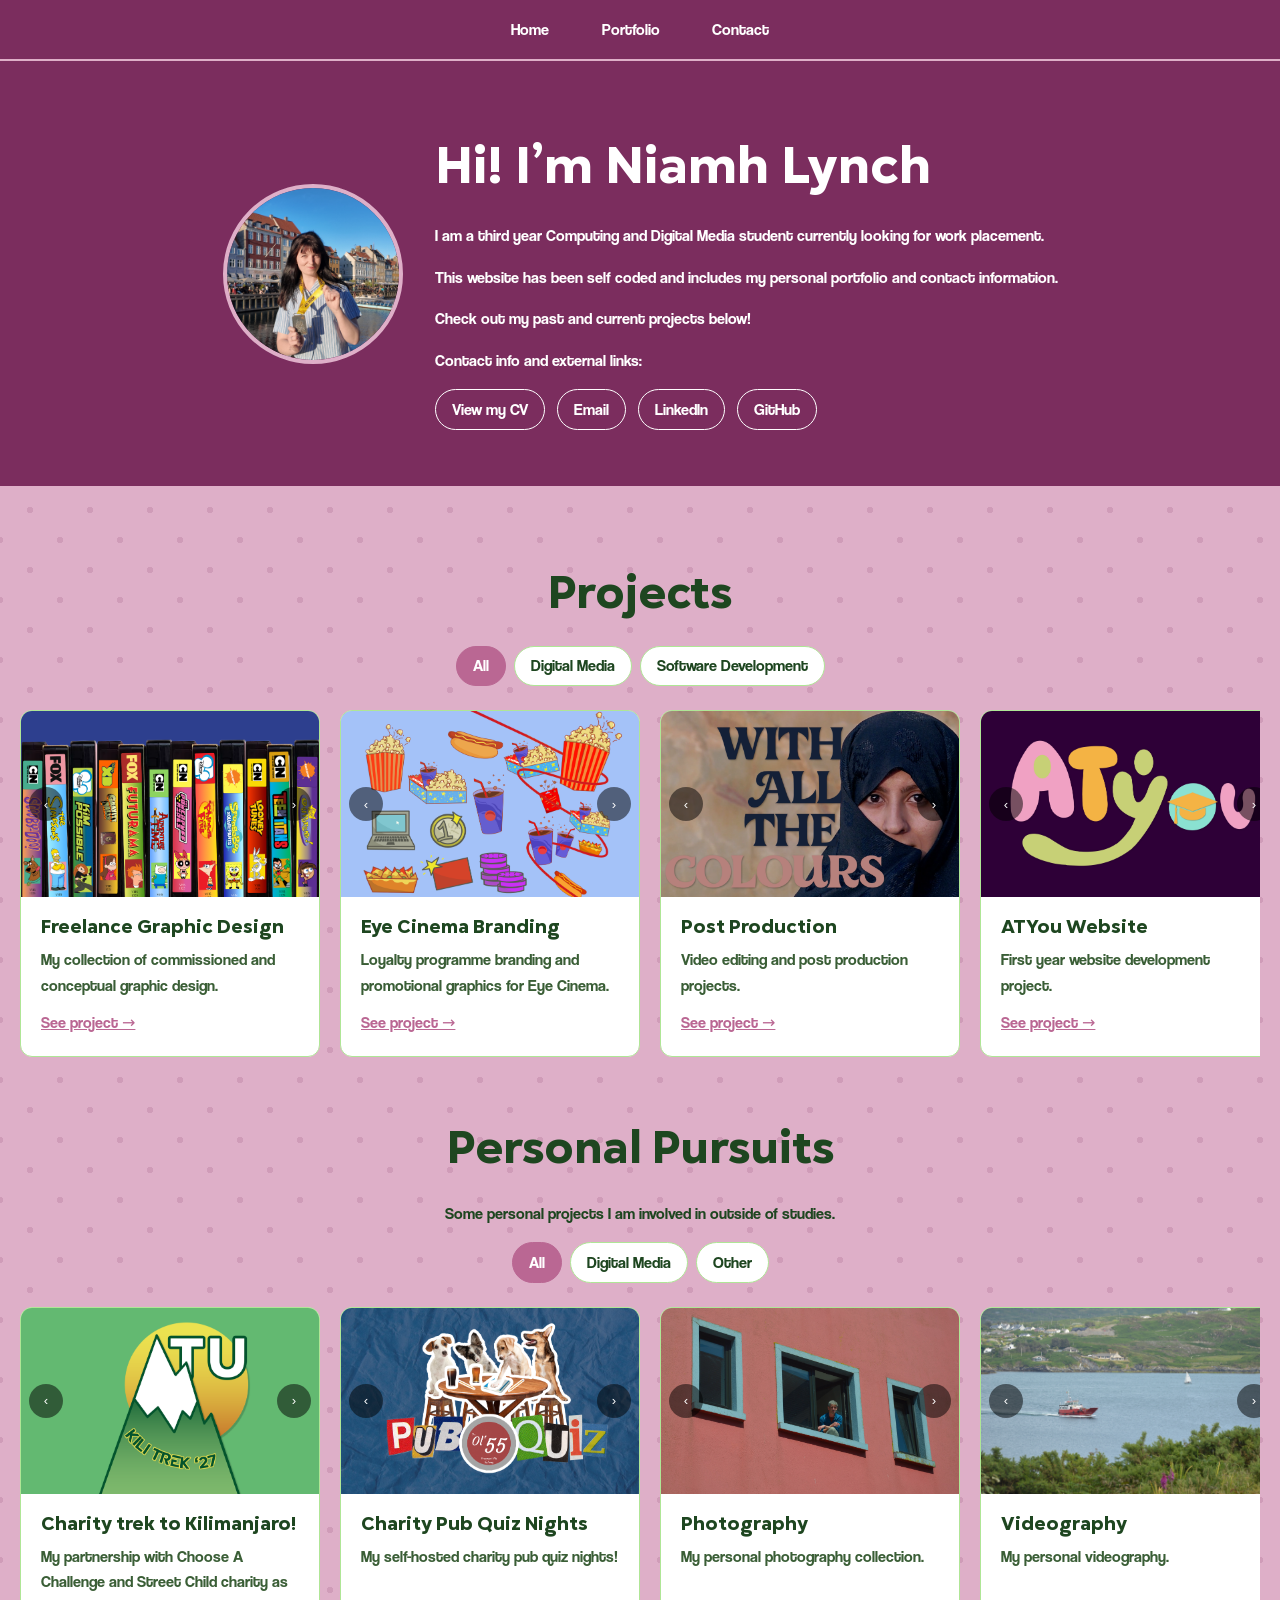
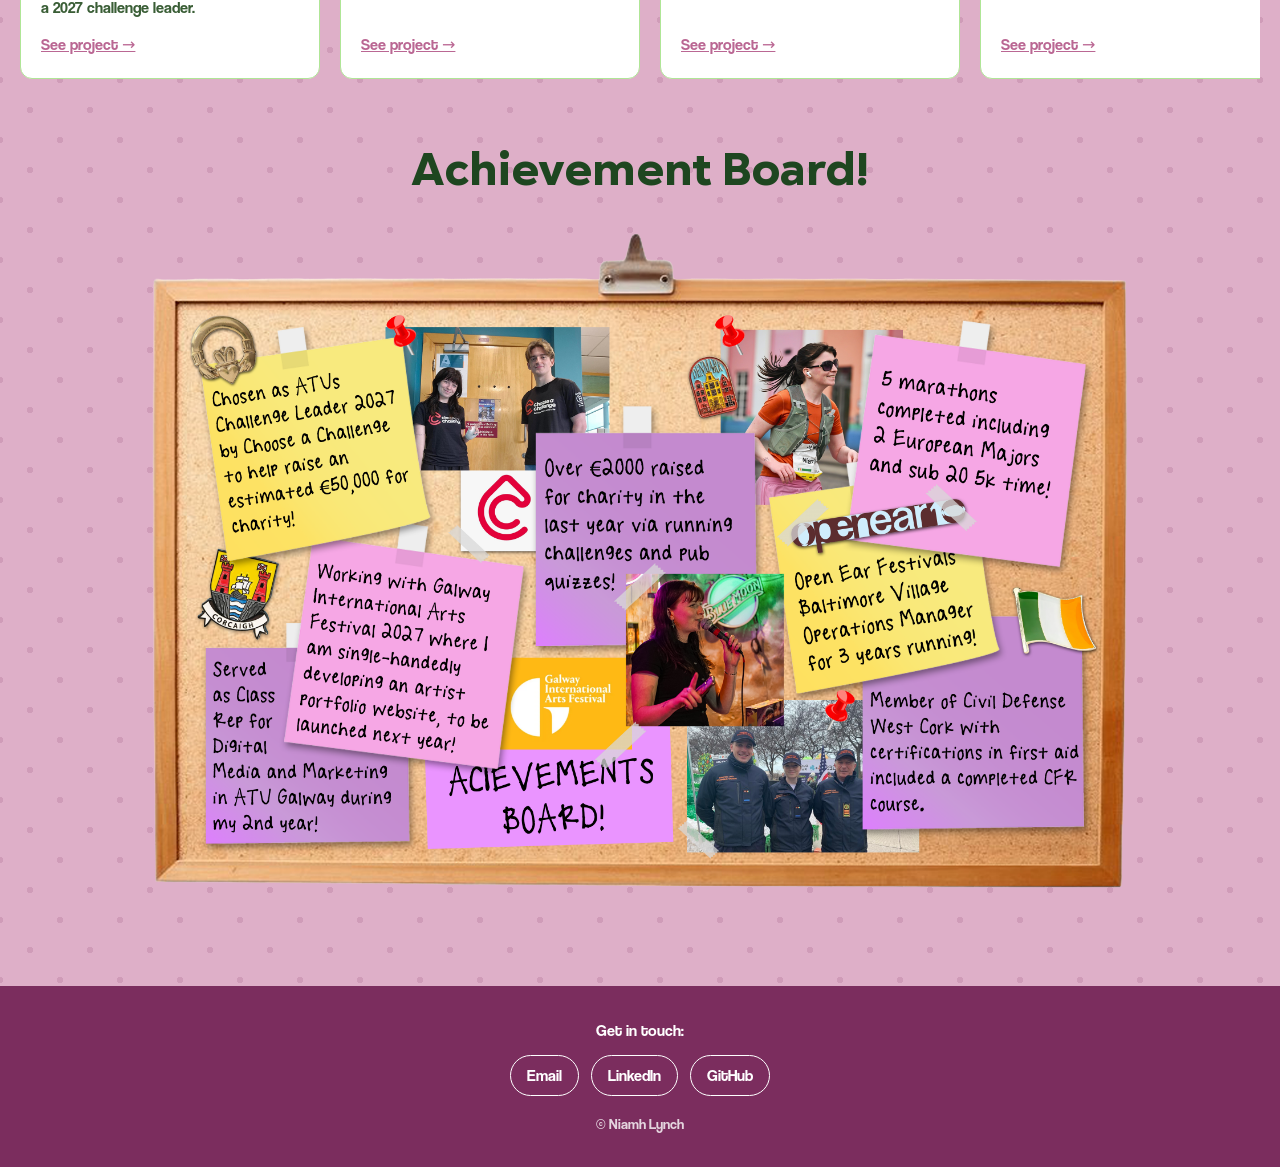
<file: index.html>
<!DOCTYPE html>
<html lang="en">
<head>
<meta charset="utf-8">
<meta name="viewport" content="width=device-width, initial-scale=1">
<title>Niamh Lynch | Portfolio</title>
<link rel="stylesheet" href="style.css?v=3">
</head>
<body>

<nav class="site-nav">
  <a href="index.html">Home</a>
  <a href="#projects">Portfolio</a>
  <a href="#contact">Contact</a>
</nav>

<header class="banner">
  <section class="intro">
    <img src="images/headshot.JPG" alt="Photo of Niamh Lynch">
    <div>
      <h1>Hi! I’m Niamh Lynch</h1>
      <p>I am a third year Computing and Digital Media student currently looking for work placement.</p>
      <p>This website has been self coded and includes my personal portfolio and contact information.</p>
      <p>Check out my past and current projects below!</p>
      <p>Contact info and external links:</p>
      <div class="links">
        <a href="Niamh_Lynch_CV.pdf" target="_blank" rel="noopener">View my CV</a>
        <a href="mailto:niamhlynch9@gmail.com">Email</a>
        <a href="https://www.linkedin.com/in/niamh-lynch-ba2083109/">LinkedIn</a>
        <a href="https://github.com/niavlynch">GitHub</a>
      </div>
    </div>
  </section>
</header>

<main>

  <section id="projects">
    <h2>Projects</h2>
    <div class="filters">
      <button class="active" data-filter="all">All</button>
      <button data-filter="media">Digital Media</button>
      <button data-filter="software">Software Development</button>
    </div>

    <div class="grid">

      <article class="card" data-category="media">
        <div class="carousel">
          <div class="slide active">
            <img src="images/banners/graphics_banner2.png" alt="Blue Note Graphic Design">
          </div>
          <div class="slide">
            <img src="images/banners/graphics_banner.png" alt="VHS Tapes">
          </div>
          <button class="prev" aria-label="Previous">‹</button>
          <button class="next" aria-label="Next">›</button>
        </div>
        <div class="card-body">
          <h3><a href="graphics.html">Freelance Graphic Design</a></h3>
          <p>My collection of commissioned and conceptual graphic design.</p>
          <a href="graphics.html">See project →</a>
        </div>
      </article>

      <article class="card" data-category="media">
        <div class="carousel">
          <div class="slide active">
            <img src="images/banners/eye_cinema_banner.png" alt="Eye Cinema loyalty program banner">
          </div>
          <div class="slide">
            <img src="images/banners/eye_cinema_banner2.png" alt="Eye Cinema branding second image">
          </div>
          <button class="prev" aria-label="Previous">‹</button>
          <button class="next" aria-label="Next">›</button>
        </div>
        <div class="card-body">
          <h3><a href="eyecinema.html">Eye Cinema Branding</a></h3>
          <p>Loyalty programme branding and promotional graphics for Eye Cinema.</p>
          <a href="eyecinema.html">See project →</a>
        </div>
      </article>

      <article class="card" data-category="media">
        <div class="carousel">
          <div class="slide active">
            <img src="images/banners/postproduction_banner1.png" alt="Post production banner">
          </div>
          <div class="slide">
            <img src="images/banners/postproduction_banner2.png" alt="Post production second banner">
          </div>
          <button class="prev" aria-label="Previous">‹</button>
          <button class="next" aria-label="Next">›</button>
        </div>
        <div class="card-body">
          <h3><a href="postproduction.html">Post Production</a></h3>
          <p>Video editing and post production projects.</p>
          <a href="postproduction.html">See project →</a>
        </div>
      </article>

      <article class="card" data-category="software">
        <div class="carousel">
          <div class="slide active">
            <img src="images/banners/ATYOU_banner.png" alt="ATYou website banner">
          </div>
          <div class="slide">
            <img src="images/banners/ATYOU_banner2.png" alt="ATYou website second banner">
          </div>
          <button class="prev" aria-label="Previous">‹</button>
          <button class="next" aria-label="Next">›</button>
        </div>
        <div class="card-body">
          <h3><a href="atuwebsite.html">ATYou Website</a></h3>
          <p>First year website development project.</p>
          <a href="atuwebsite.html">See project →</a>
        </div>
      </article>
    </div>
  </section>

  <section id="personal">
    <h2>Personal Pursuits</h2>
    <p>Some personal projects I am involved in outside of studies.</p>
    <div class="filters">
      <button class="active" data-filter="all">All</button>
      <button data-filter="media">Digital Media</button>
      <button data-filter="other">Other</button>
    </div>

    <div class="grid">

      <article class="card" data-category="other">
        <div class="carousel">
          <div class="slide active">
            <img src="images/banners/kili_banner.png" alt="Kilimanjaro charity trek banner">
          </div>
          <div class="slide">
            <img src="images/atukili/atukili1.jpg" alt="ATU Kilimanjaro photo">
          </div>
          <button class="prev" aria-label="Previous">‹</button>
          <button class="next" aria-label="Next">›</button>
        </div>
        <div class="card-body">
          <h3><a href="kilimanjaro.html">Charity trek to Kilimanjaro!</a></h3>
          <p>My partnership with Choose A Challenge and Street Child charity as a 2027 challenge leader.</p>
          <a href="kilimanjaro.html">See project →</a>
        </div>
      </article>

      <article class="card" data-category="other">
        <div class="carousel">
          <div class="slide active">
            <img src="images/banners/pubquiz_banner.png" alt="Charity pub quiz night banner">
          </div>
          <div class="slide">
            <img src="images/banners/pubquiz_banner2.jpg" alt="Charity pub quiz night photo">
          </div>
          <button class="prev" aria-label="Previous">‹</button>
          <button class="next" aria-label="Next">›</button>
        </div>
        <div class="card-body">
          <h3><a href="pubquiz.html">Charity Pub Quiz Nights</a></h3>
          <p>My self-hosted charity pub quiz nights!</p>
          <a href="pubquiz.html">See project →</a>
        </div>
      </article>

      <article class="card" data-category="media">
        <div class="carousel">
          <div class="slide active">
            <img src="images/photography/faves/fave_001.jpg" alt="Photograph from my personal collection">
          </div>
          <div class="slide">
            <img src="images/photography/faves/fave_003.jpg" alt="Photograph from my personal collection">
          </div>
          <button class="prev" aria-label="Previous">‹</button>
          <button class="next" aria-label="Next">›</button>
        </div>
        <div class="card-body">
          <h3><a href="photography.html">Photography</a></h3>
          <p>My personal photography collection.</p>
          <a href="photography.html">See project →</a>
        </div>
      </article>
      <article class="card" data-category="media">
        <div class="carousel">
          <div class="slide active">
            <img src="images/banners/videography_banner.jpg" alt="Red boat on the water near the coast">
          </div>
          <div class="slide">
            <img src="images/photography/videography2.png" alt="Sailing boats moored in a harbour on a sunny day">
          </div>
          <button class="prev" aria-label="Previous">‹</button>
          <button class="next" aria-label="Next">›</button>
        </div>
        <div class="card-body">
          <h3><a href="videography.html">Videography</a></h3>
          <p>My personal videography.</p>
          <a href="videography.html">See project →</a>
        </div>
      </article>
    </div>

    <h2>Achievement Board!</h2>
    <div class="feature">
      <picture>
        <source media="(max-width:700px)" srcset="images/board_mobile.png">
        <img src="images/board.png" alt="Cork board of my achievements" class="feature-img">
      </picture>
    </div>
  </section>

</main>

<footer class="site-footer" id="contact">
  <p>Get in touch:</p>
  <div class="links">
    <a href="mailto:niamhlynch9@gmail.com">Email</a>
    <a href="https://www.linkedin.com/in/niamh-lynch-ba2083109/">LinkedIn</a>
    <a href="https://github.com/niavlynch">GitHub</a>
  </div>
  <p class="copyright">© Niamh Lynch</p>
</footer>
<script src="script.js"></script>
</body>
</html>
</file>
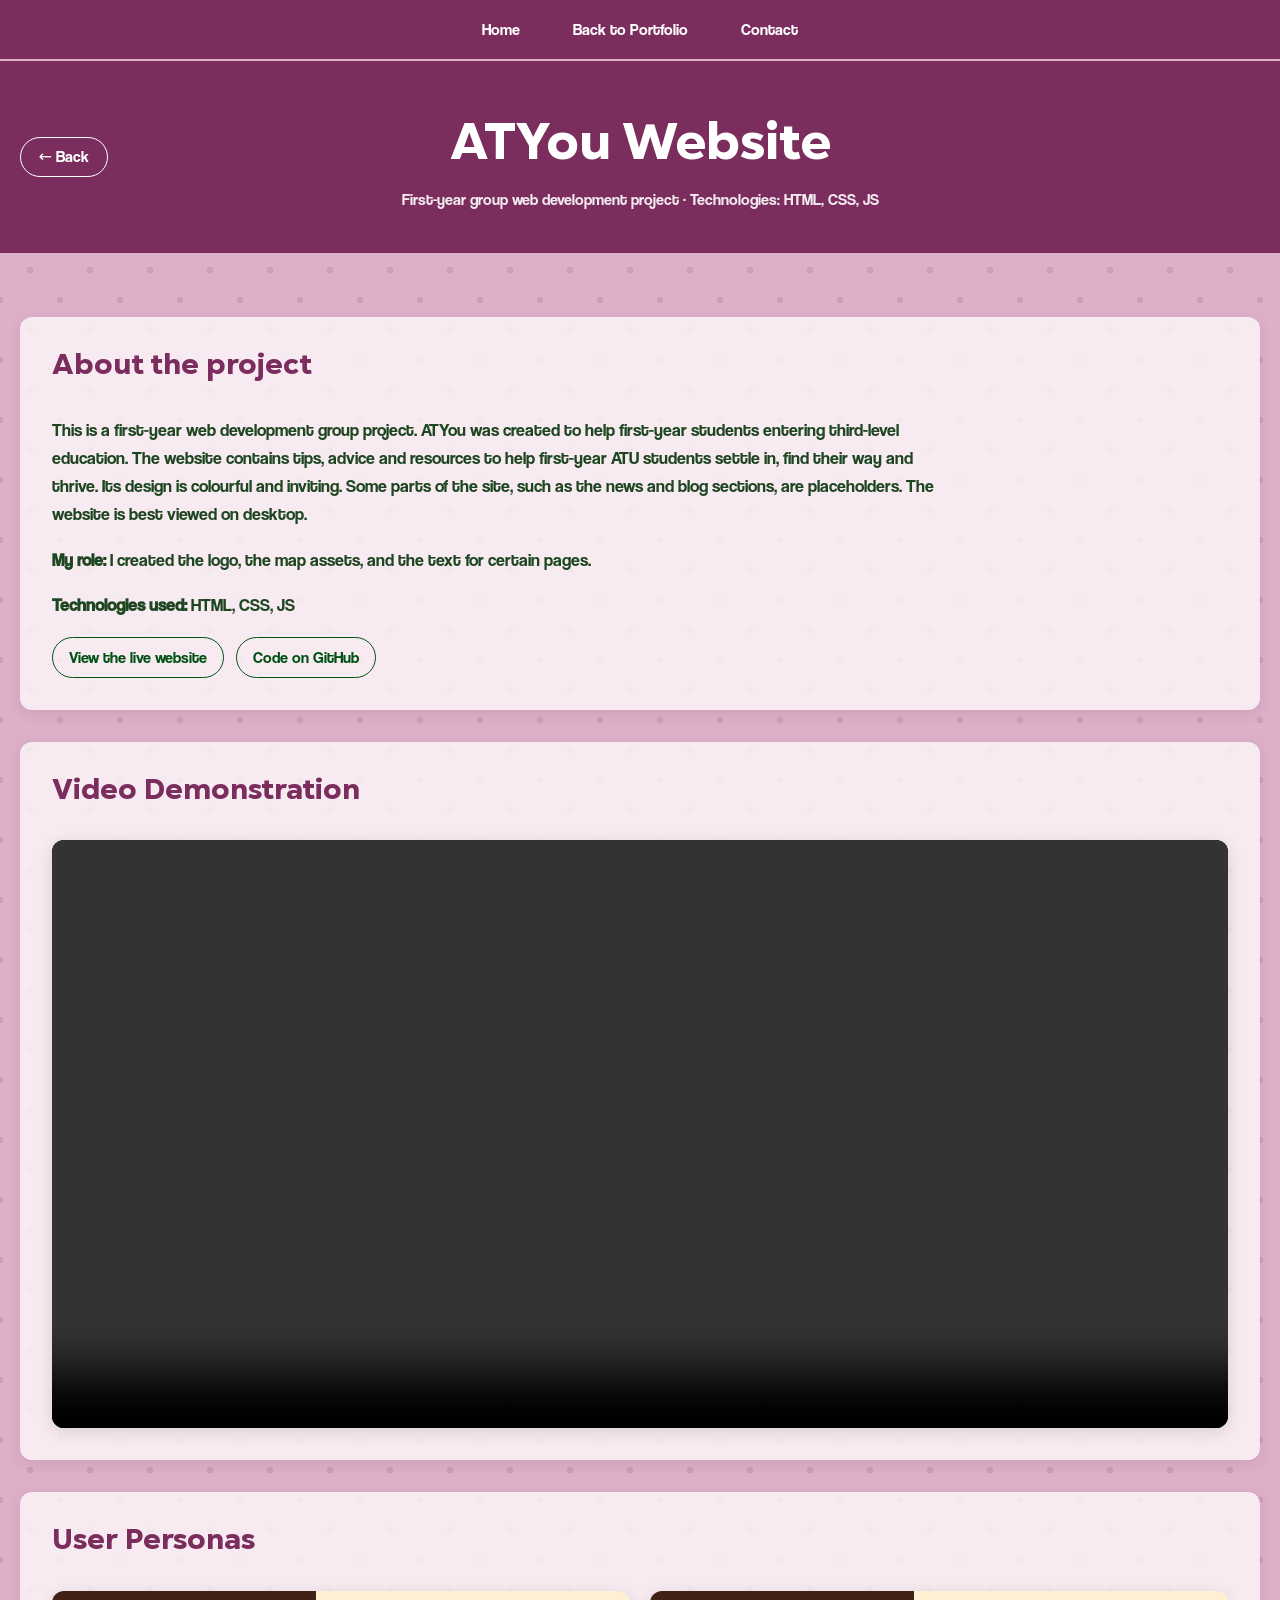
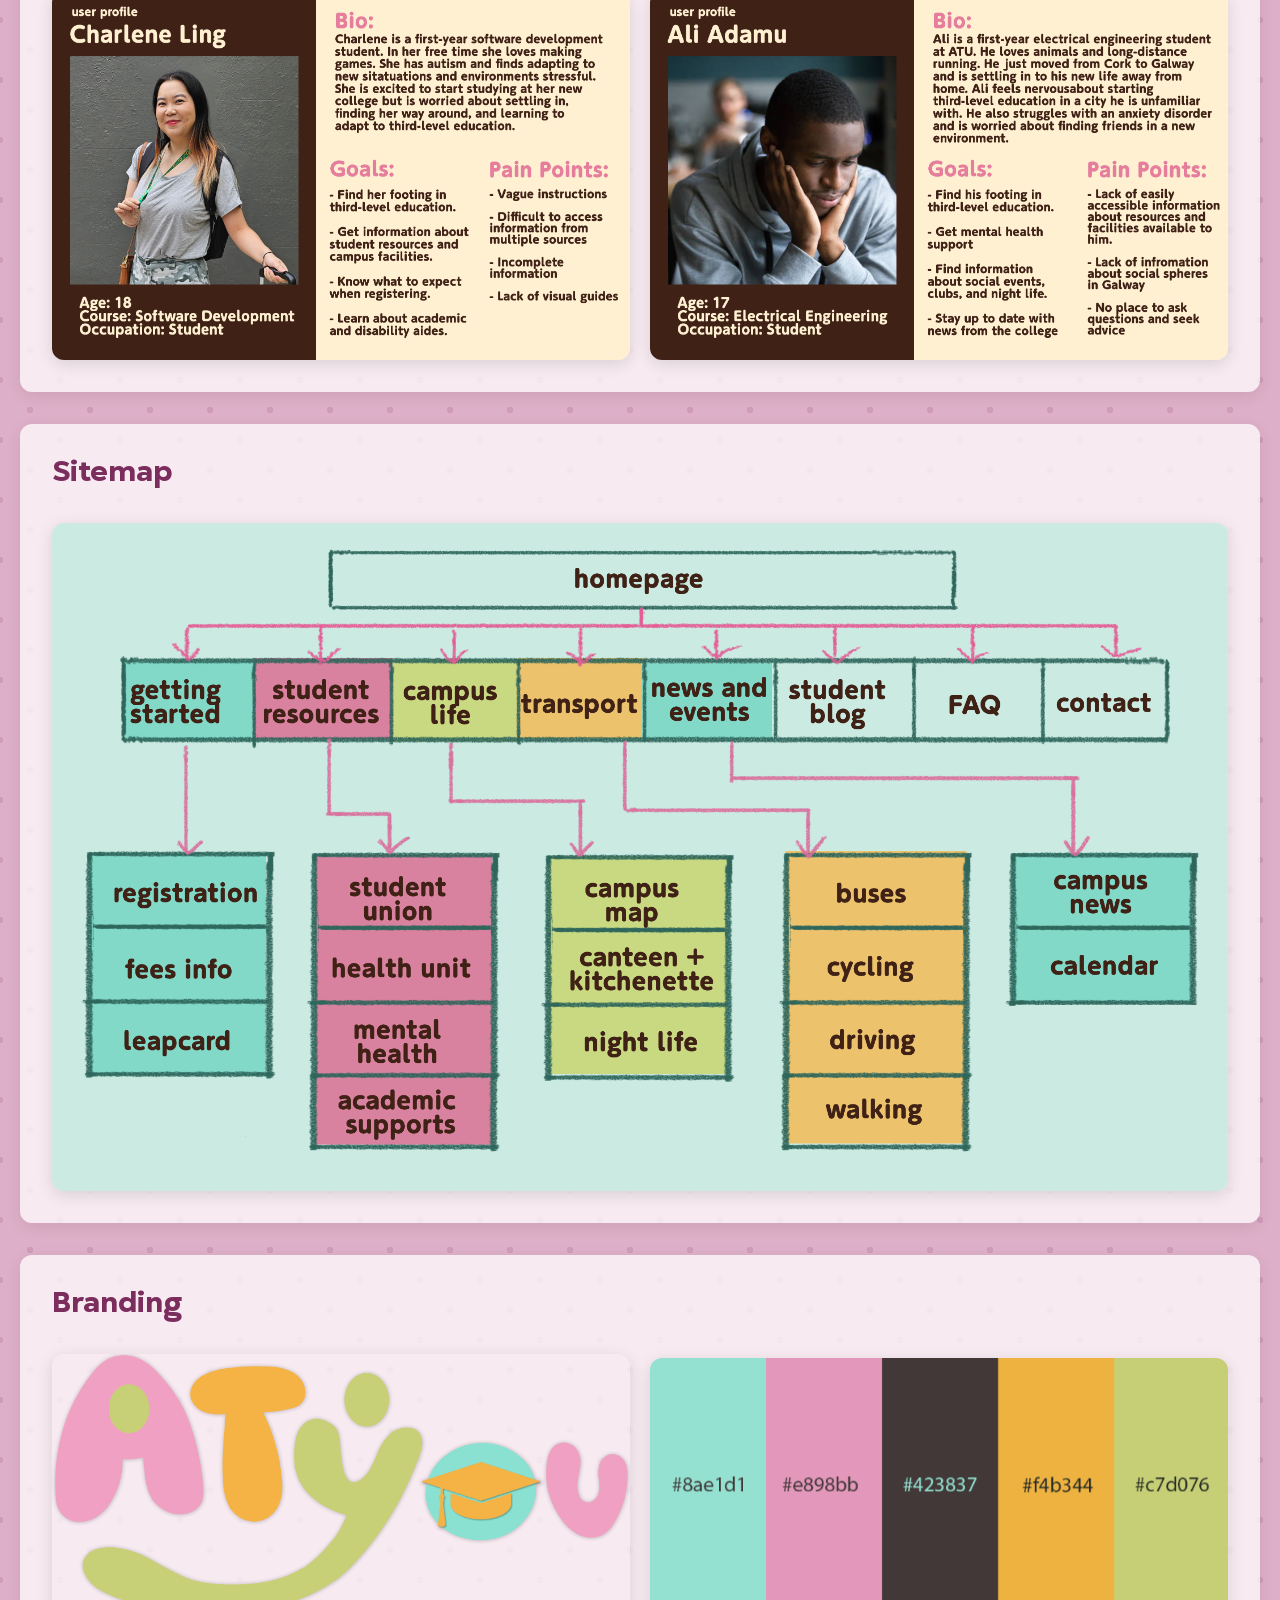
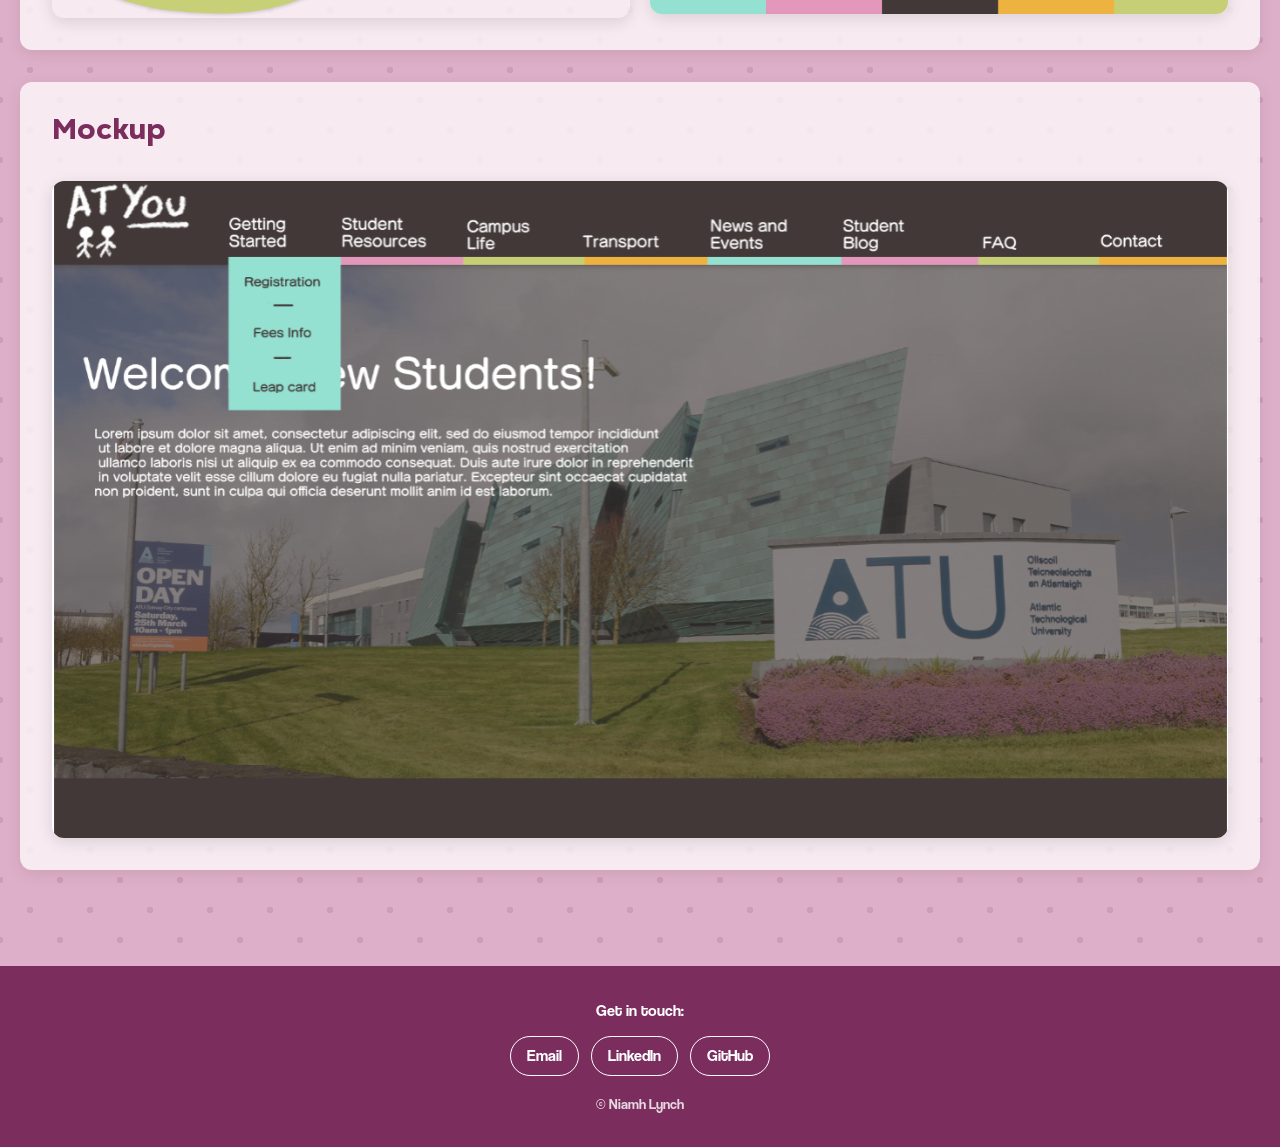
<file: atuwebsite.html>
<!DOCTYPE html>
<html lang="en">
<head>
<meta charset="utf-8">
<meta name="viewport" content="width=device-width, initial-scale=1">
<title>ATYou Website | Niamh Lynch</title>
<link rel="stylesheet" href="style.css?v=3">
</head>
<body>

<nav class="site-nav">
  <a href="index.html">Home</a>
  <a href="index.html#projects">Back to Portfolio</a>
  <a href="#contact">Contact</a>
</nav>
<header class="banner page-banner">
  <div class="title-row">
    <a class="back-btn" href="index.html#projects">← Back</a>
    <div class="page-title">
      <h1>ATYou Website</h1>
      <p class="meta">First-year group web development project · Technologies: HTML, CSS, JS</p>
    </div>
  </div>
</header>

<main>
  <section class="panel">
    <h3>About the project</h3>
    <p>This is a first-year web development group project. ATYou was created to help first-year students entering third-level education. The website contains tips, advice and resources to help first-year ATU students settle in, find their way and thrive. Its design is colourful and inviting. Some parts of the site, such as the news and blog sections, are placeholders. The website is best viewed on desktop.</p>
    <p><strong>My role:</strong> I created the logo, the map assets, and the text for certain pages.</p>
    <p><strong>Technologies used:</strong> HTML, CSS, JS</p>
    <div class="links">
      <a href="https://vsh0.github.io/ATYou/index.html">View the live website</a>
      <a href="https://github.com/vsh0/ATYou">Code on GitHub</a>
    </div>
  </section>

  <section class="panel">
    <h3>Video Demonstration</h3>
    <video class="panel-video" controls preload="metadata">
      <source src="images/atyou/demo_video.mp4" type="video/mp4">
      Your browser does not support the video tag.
    </video>
  </section>

  <section class="panel">
    <h3>User Personas</h3>
    <div class="two-up">
      <img src="images/atyou/persona_charlene.png" alt="User persona: Charlene">
      <img src="images/atyou/persona_ali.png" alt="User persona: Ali">
    </div>
  </section>

  <section class="panel">
    <h3>Sitemap</h3>
    <img class="panel-img" src="images/atyou/sitemap.png" alt="ATYou website sitemap" loading="lazy">
  </section>

  <section class="panel">
    <h3>Branding</h3>
    <div class="two-up">
      <img src="images/atyou/atyou_logo.png" alt="ATYou logo" loading="lazy">
      <img src="images/atyou/colours.png" alt="ATYou colour palette" loading="lazy">
    </div>
  </section>

  <section class="panel">
    <h3>Mockup</h3>
    <img class="panel-img" src="images/atyou/mockup.png" alt="ATYou website mockup on devices" loading="lazy">
  </section>
</main>

<footer class="site-footer" id="contact">
  <p>Get in touch:</p>
  <div class="links">
    <a href="mailto:niamhlynch9@gmail.com">Email</a>
    <a href="https://www.linkedin.com/in/niamh-lynch-ba2083109/">LinkedIn</a>
    <a href="https://github.com/niavlynch">GitHub</a>
  </div>
  <p class="copyright">© Niamh Lynch</p>
</footer>
</body>
</html>
</file>
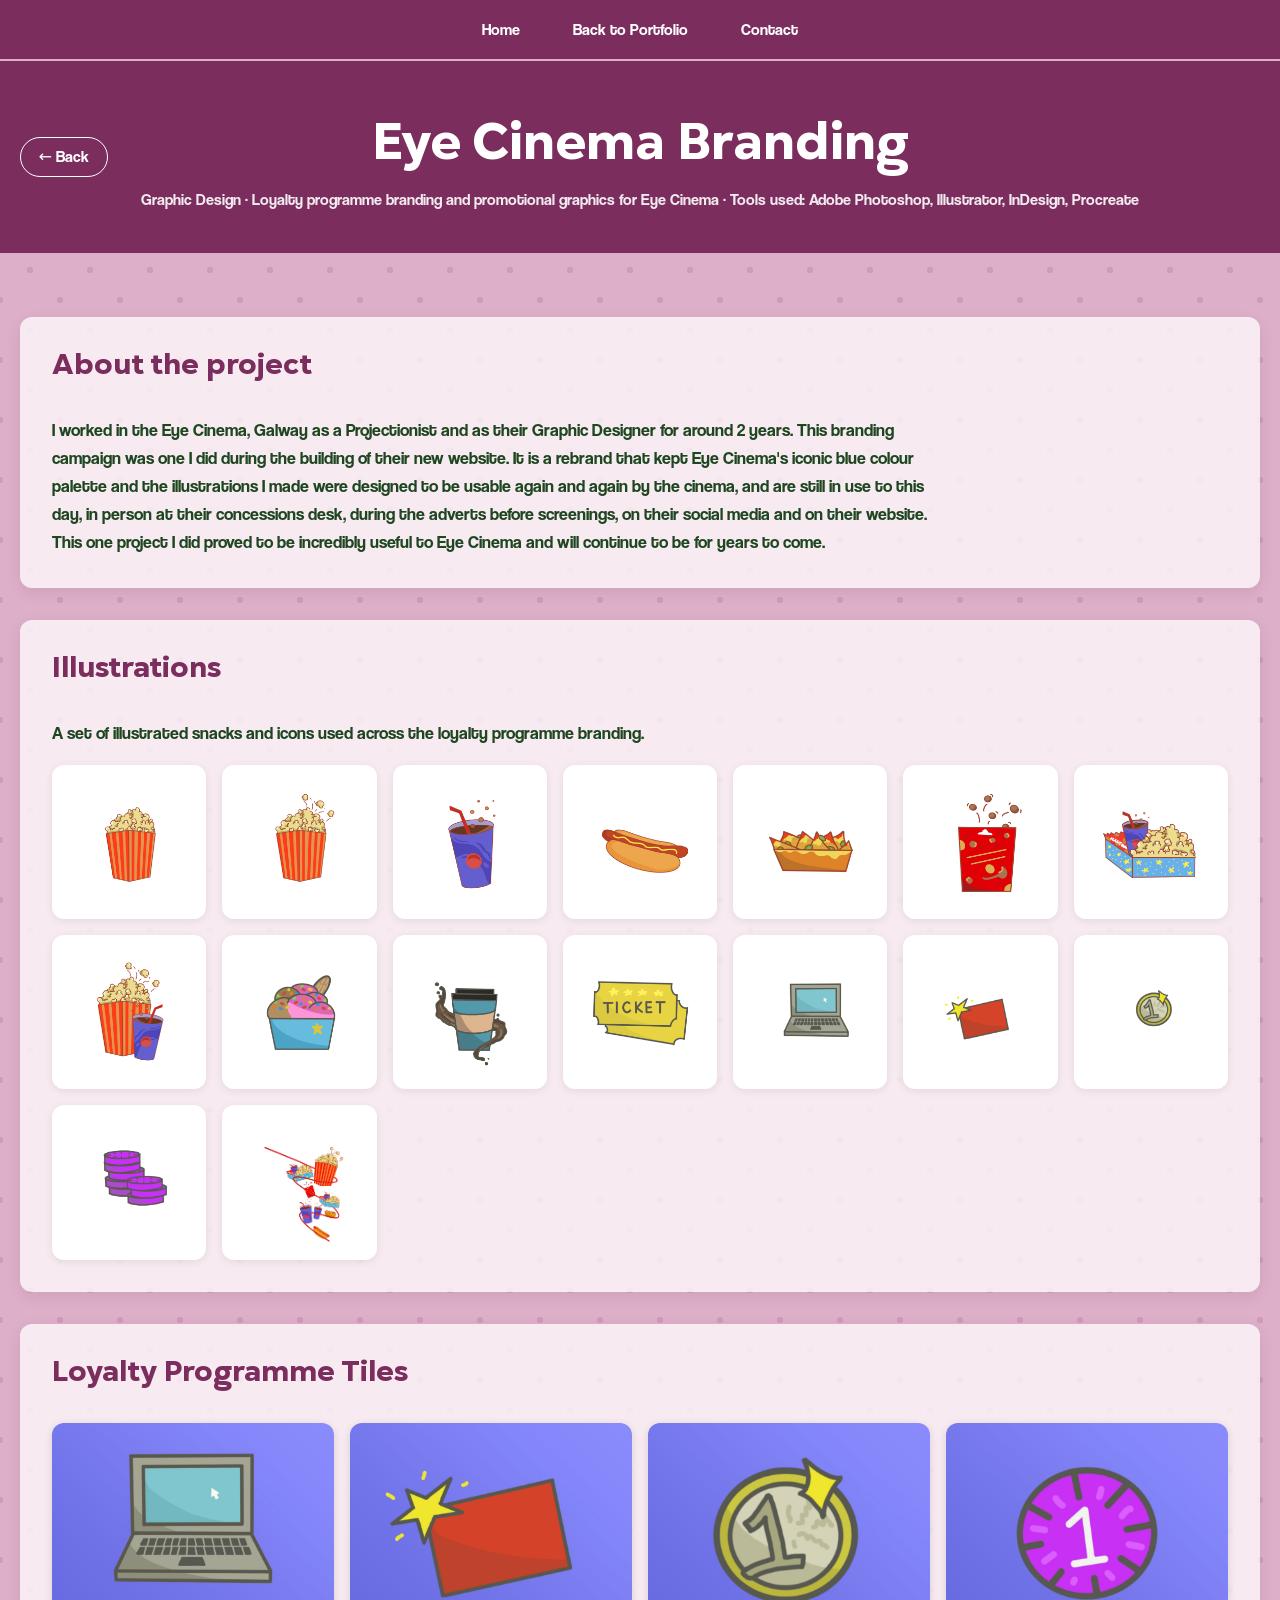
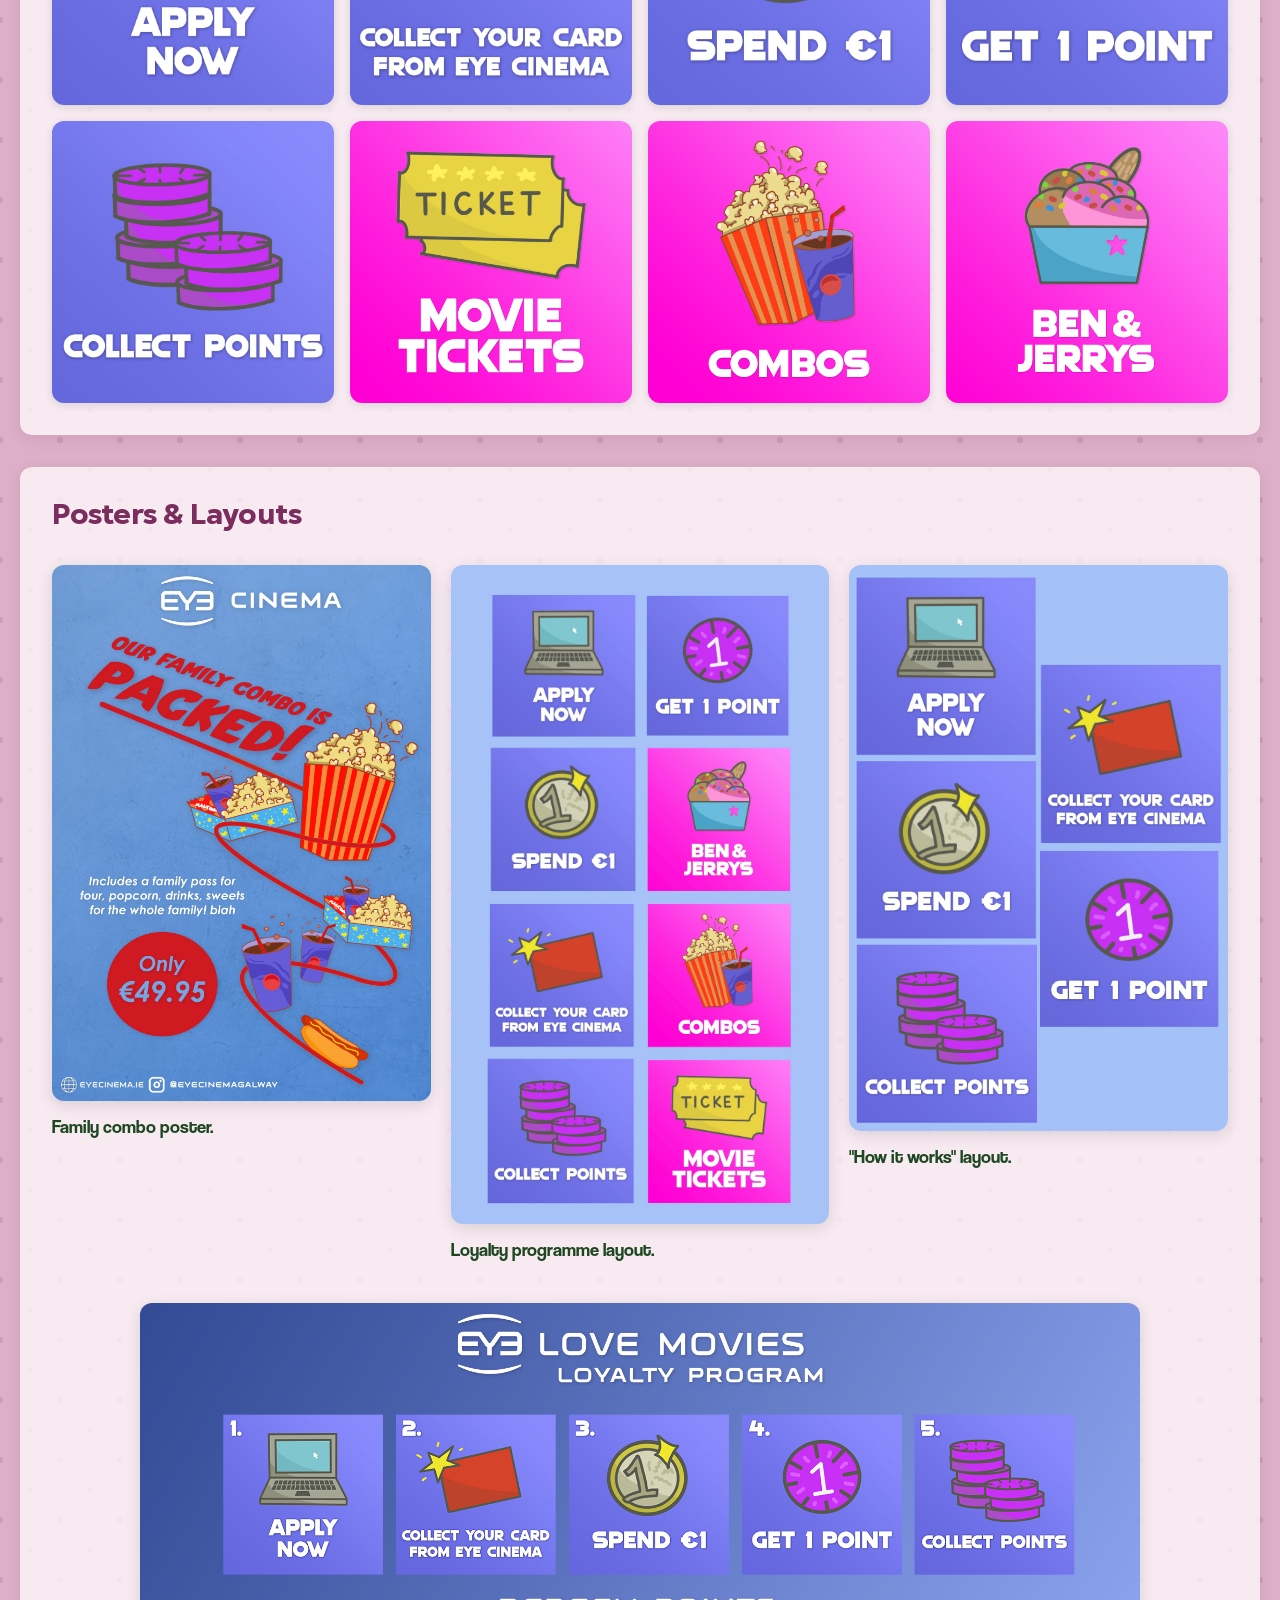
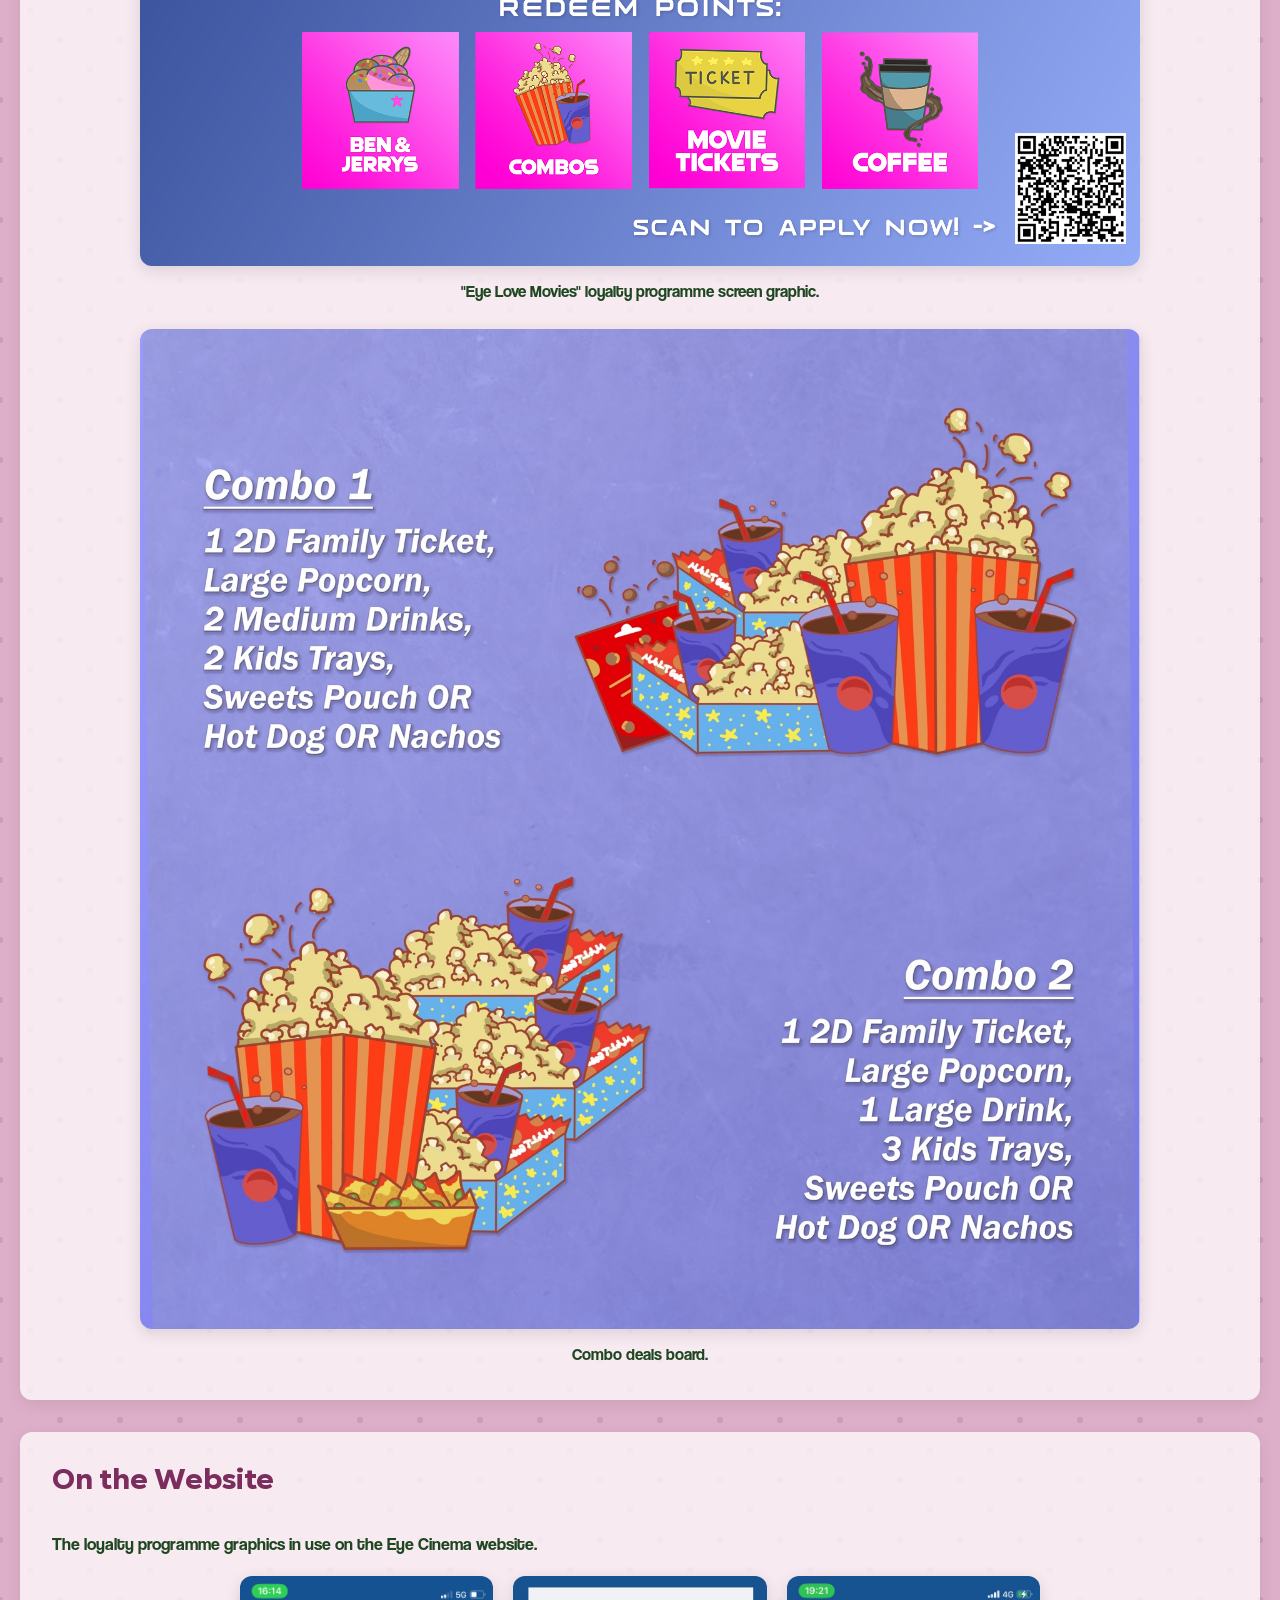
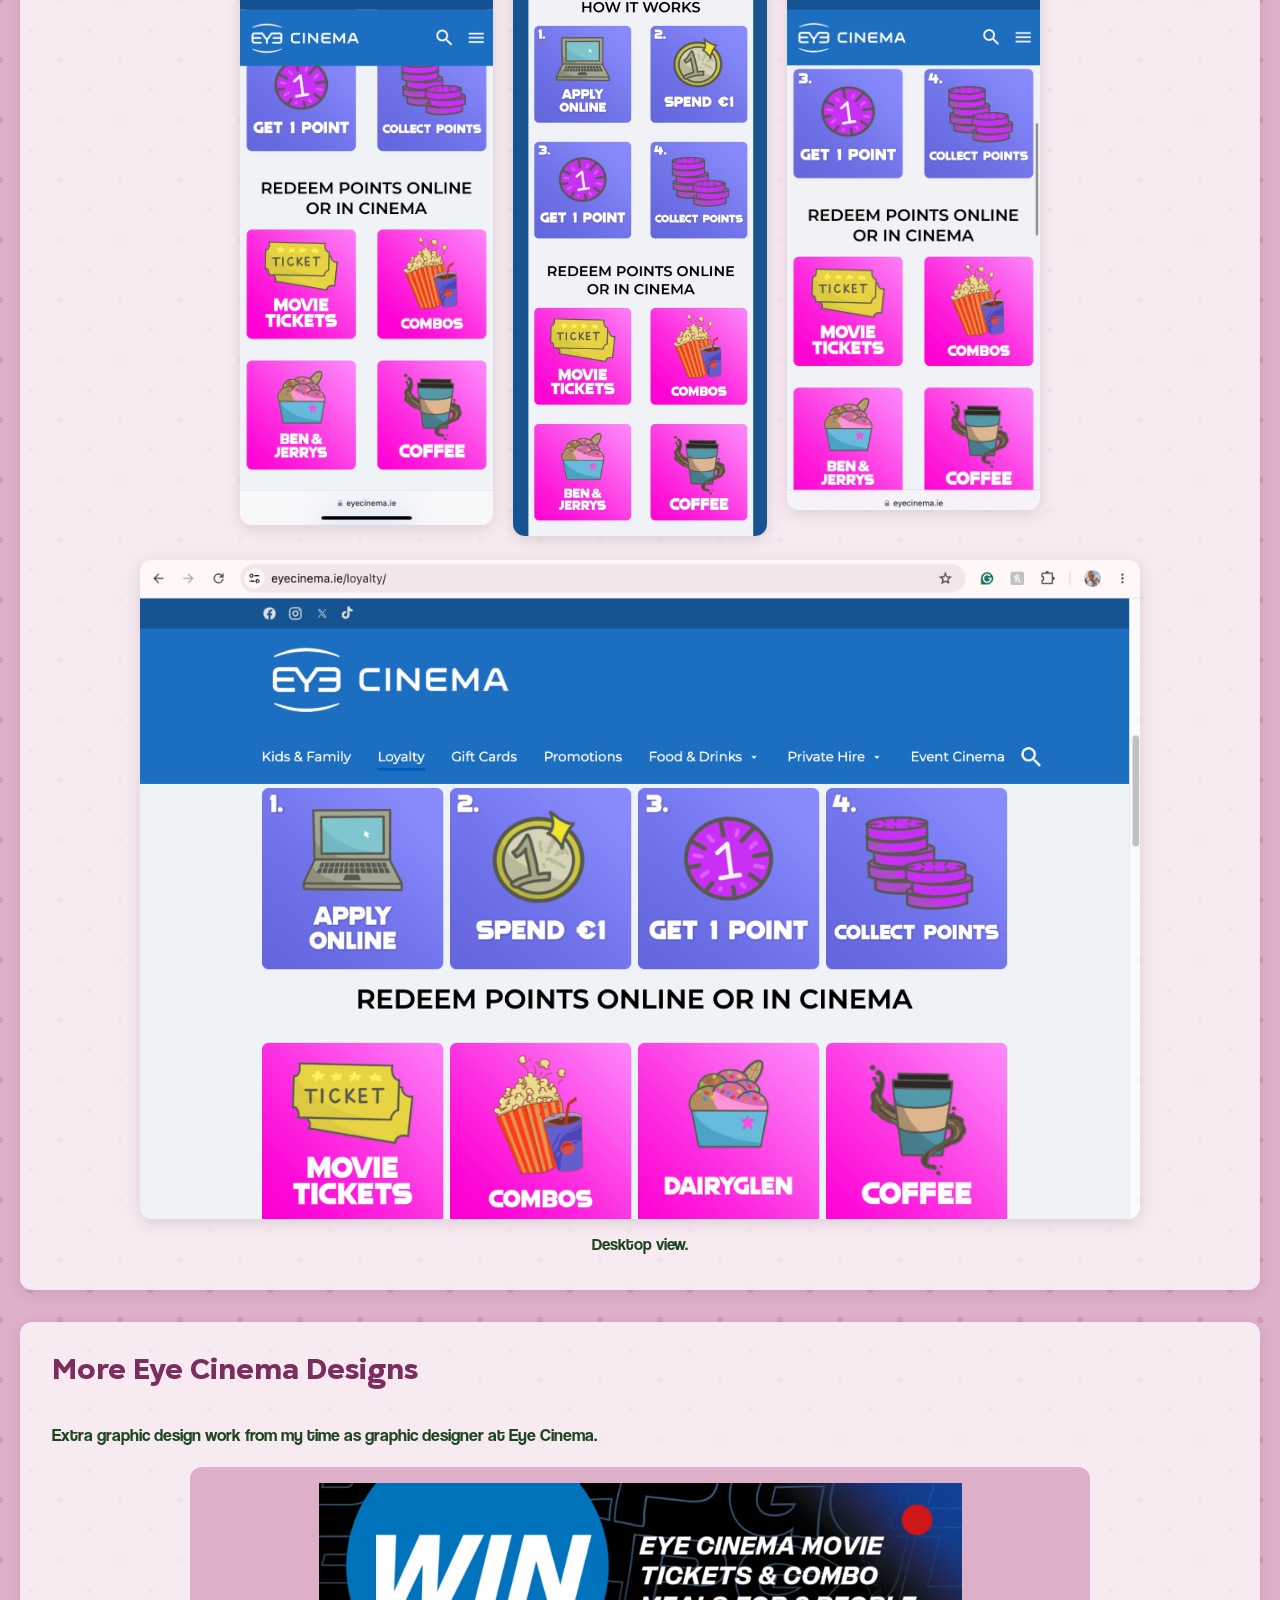
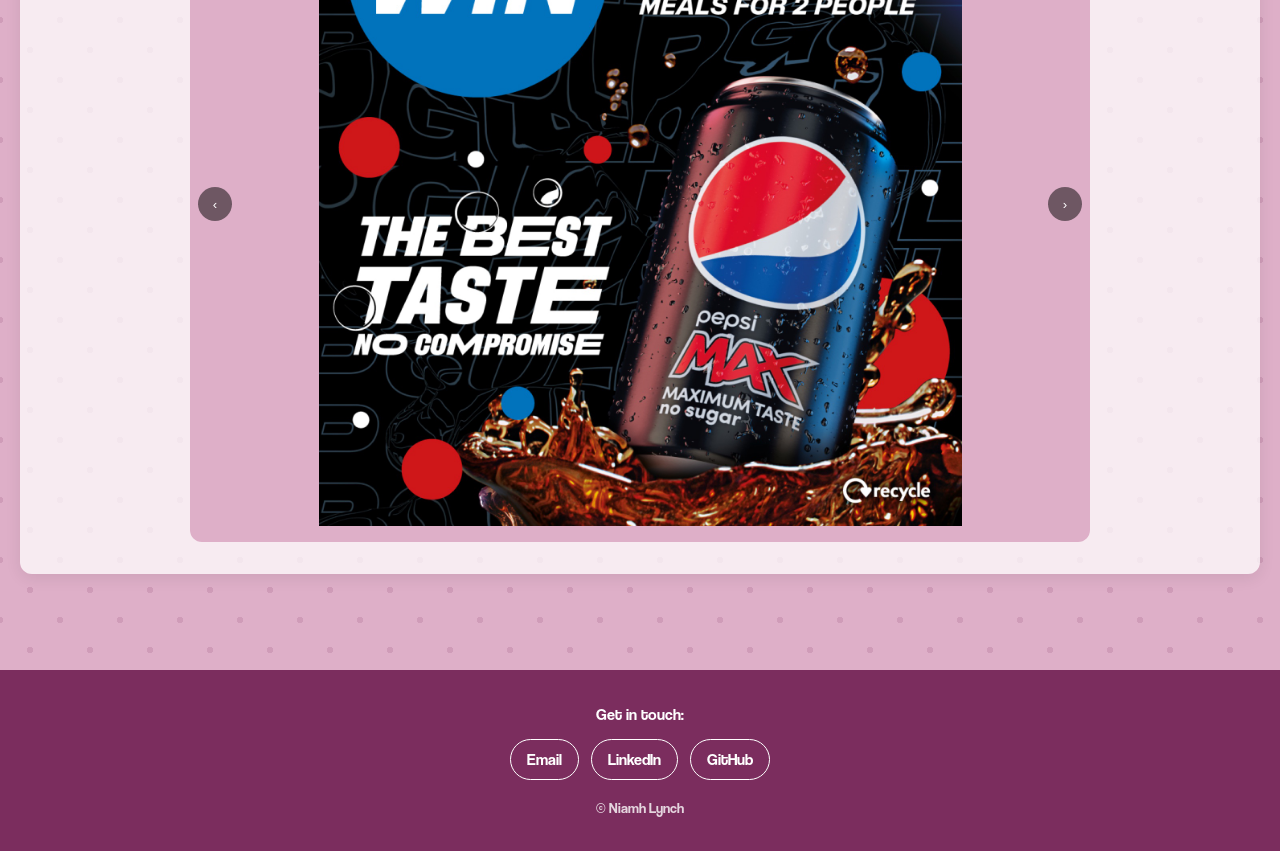
<file: eyecinema.html>
<!DOCTYPE html>
<html lang="en">
<head>
<meta charset="utf-8">
<meta name="viewport" content="width=device-width, initial-scale=1">
<title>Eye Cinema Branding | Niamh Lynch</title>
<link rel="stylesheet" href="style.css?v=3">
</head>
<body>

<nav class="site-nav">
  <a href="index.html">Home</a>
  <a href="index.html#projects">Back to Portfolio</a>
  <a href="#contact">Contact</a>
</nav>
<header class="banner page-banner">
  <div class="title-row">
    <a class="back-btn" href="index.html#projects">← Back</a>
    <div class="page-title">
      <h1>Eye Cinema Branding</h1>
      <p class="meta">Graphic Design · Loyalty programme branding and promotional graphics for Eye Cinema · Tools used: Adobe Photoshop, Illustrator, InDesign, Procreate</p>
    </div>
  </div>
</header>

<main>
  <section class="panel">
    <h3>About the project</h3>
    <p>I worked in the Eye Cinema, Galway as a Projectionist and as their Graphic Designer for around 2 years. This branding campaign was one I did during the building of their new website. It is a rebrand that kept Eye Cinema's iconic blue colour palette and the illustrations I made were designed to be usable again and again by the cinema, and are still in use to this day, in person at their concessions desk, during the adverts before screenings, on their social media and on their website. This one project I did proved to be incredibly useful to Eye Cinema and will continue to be for years to come.</p>
  </section>

  <section class="panel">
    <h3>Illustrations</h3>
    <p>A set of illustrated snacks and icons used across the loyalty programme branding.</p>
    <div class="icon-grid">
        <img src="images/eye_cinema/IMG_1242.PNG" alt="Popcorn illustration" loading="lazy">
        <img src="images/eye_cinema/IMG_1247%202.PNG" alt="Popcorn illustration, second version" loading="lazy">
        <img src="images/eye_cinema/IMG_1243.PNG" alt="Drink cup illustration" loading="lazy">
        <img src="images/eye_cinema/IMG_1245%202.PNG" alt="Hot dog illustration" loading="lazy">
        <img src="images/eye_cinema/IMG_1257%202.PNG" alt="Nachos illustration" loading="lazy">
        <img src="images/eye_cinema/IMG_1256%202.PNG" alt="Sweets bag illustration" loading="lazy">
        <img src="images/eye_cinema/IMG_1246%202.PNG" alt="Family combo tray illustration" loading="lazy">
        <img src="images/eye_cinema/IMG_1297%202.PNG" alt="Popcorn and drink combo illustration" loading="lazy">
        <img src="images/eye_cinema/IMG_1298%202.PNG" alt="Ice cream tub illustration" loading="lazy">
        <img src="images/eye_cinema/IMG_1331%202.PNG" alt="Coffee cup illustration" loading="lazy">
        <img src="images/eye_cinema/IMG_1296%202.PNG" alt="Movie ticket illustration" loading="lazy">
        <img src="images/eye_cinema/IMG_1259%202.PNG" alt="Laptop icon" loading="lazy">
        <img src="images/eye_cinema/IMG_1260%202.PNG" alt="Loyalty card icon" loading="lazy">
        <img src="images/eye_cinema/IMG_1261%202.PNG" alt="One euro coin icon" loading="lazy">
        <img src="images/eye_cinema/IMG_1263%202.PNG" alt="Points stack icon" loading="lazy">
        <img src="images/eye_cinema/IMG_1258.PNG" alt="Flying snacks illustration" loading="lazy">
    </div>
  </section>

  <section class="panel">
    <h3>Loyalty Programme Tiles</h3>
    <div class="tile-grid">
        <img src="images/eye_cinema/IMG_1264%202.jpg" alt="Apply now tile" loading="lazy">
        <img src="images/eye_cinema/IMG_1266%202.jpg" alt="Collect your card from Eye Cinema tile" loading="lazy">
        <img src="images/eye_cinema/IMG_1268%202.jpg" alt="Spend one euro tile" loading="lazy">
        <img src="images/eye_cinema/IMG_1267%202.jpg" alt="Get one point tile" loading="lazy">
        <img src="images/eye_cinema/IMG_1265%202.jpg" alt="Collect points tile" loading="lazy">
        <img src="images/eye_cinema/IMG_2447.PNG" alt="Movie tickets tile" loading="lazy">
        <img src="images/eye_cinema/IMG_2446.PNG" alt="Combos tile" loading="lazy">
        <img src="images/eye_cinema/IMG_2445.PNG" alt="Ben and Jerry’s tile" loading="lazy">
    </div>
  </section>

  <section class="panel">
    <h3>Posters &amp; Layouts</h3>
    <div class="poster-row">
      <figure><img src="images/eye_cinema/web_family_combo_poster.jpg" alt="Family combo poster" loading="lazy">
        <figcaption>Family combo poster.</figcaption></figure>
      <figure><img src="images/eye_cinema/IMG_1302.jpg" alt="Loyalty programme vertical layout" loading="lazy">
        <figcaption>Loyalty programme layout.</figcaption></figure>
      <figure><img src="images/eye_cinema/IMG_1269%202.jpg" alt="How it works vertical layout" loading="lazy">
        <figcaption>"How it works" layout.</figcaption></figure>
    </div>
    <figure class="wide-figure">
      <img src="images/eye_cinema/IMG_1332%203.PNG" alt="Eye Love Movies loyalty programme screen graphic" loading="lazy">
      <figcaption>"Eye Love Movies" loyalty programme screen graphic.</figcaption>
    </figure>
    <figure class="wide-figure">
      <img src="images/eye_cinema/web_combo_board.jpg" alt="Combo deals board" loading="lazy">
      <figcaption>Combo deals board.</figcaption>
    </figure>
  </section>

  <section class="panel">
    <h3>On the Website</h3>
    <p>The loyalty programme graphics in use on the Eye Cinema website.</p>
    <div class="phone-row">
      <img src="images/eye_cinema/IMG_3027.PNG" alt="Eye Cinema website on mobile, loyalty programme page" loading="lazy">
      <img src="images/eye_cinema/IMG_3028.jpg" alt="Eye Cinema website on mobile, how it works section" loading="lazy">
      <img src="images/eye_cinema/IMG_3029.jpg" alt="Eye Cinema website on mobile, redeem points section" loading="lazy">
    </div>
    <figure class="wide-figure">
      <img src="images/eye_cinema/Screenshot%202026-11-19%20at%2015.28.28.png" alt="Eye Cinema website on desktop, loyalty programme page" loading="lazy">
      <figcaption>Desktop view.</figcaption>
    </figure>
  </section>
  <section class="panel">
    <h3>More Eye Cinema Designs</h3>
    <p>Extra graphic design work from my time as graphic designer at Eye Cinema.</p>
    <div class="carousel extras-carousel">
      <div class="slide active"><img src="images/eye_extras/extra_01.jpg" alt="Win Eye Cinema movie tickets and combo meals Pepsi campaign"></div>
      <div class="slide"><img src="images/eye_extras/extra_02.jpg" alt="Parent and Baby Mornings poster" loading="lazy"></div>
      <div class="slide"><img src="images/eye_extras/extra_03.jpg" alt="Parent and Baby Mornings screen graphic" loading="lazy"></div>
      <div class="slide"><img src="images/eye_extras/extra_04.jpg" alt="Six Nations Ireland vs England live broadcast poster" loading="lazy"></div>
      <div class="slide"><img src="images/eye_extras/extra_05.jpg" alt="Dungeons and Dragons competition poster with Dungeons and Donuts" loading="lazy"></div>
      <div class="slide"><img src="images/eye_extras/extra_06.jpg" alt="Student Tuesday poster" loading="lazy"></div>
      <div class="slide"><img src="images/eye_extras/extra_07.jpg" alt="Dungeons and Dragons competition poster" loading="lazy"></div>
      <div class="slide"><img src="images/eye_extras/extra_08.jpg" alt="Family combo poster" loading="lazy"></div>
      <div class="slide"><img src="images/eye_extras/extra_09.jpg" alt="Christmas family combos screen graphic" loading="lazy"></div>
      <button class="prev" aria-label="Previous">‹</button>
      <button class="next" aria-label="Next">›</button>
    </div>
  </section>
</main>

<footer class="site-footer" id="contact">
  <p>Get in touch:</p>
  <div class="links">
    <a href="mailto:niamhlynch9@gmail.com">Email</a>
    <a href="https://www.linkedin.com/in/niamh-lynch-ba2083109/">LinkedIn</a>
    <a href="https://github.com/niavlynch">GitHub</a>
  </div>
  <p class="copyright">© Niamh Lynch</p>
</footer>
<script src="script.js"></script>
</body>
</html>
</file>
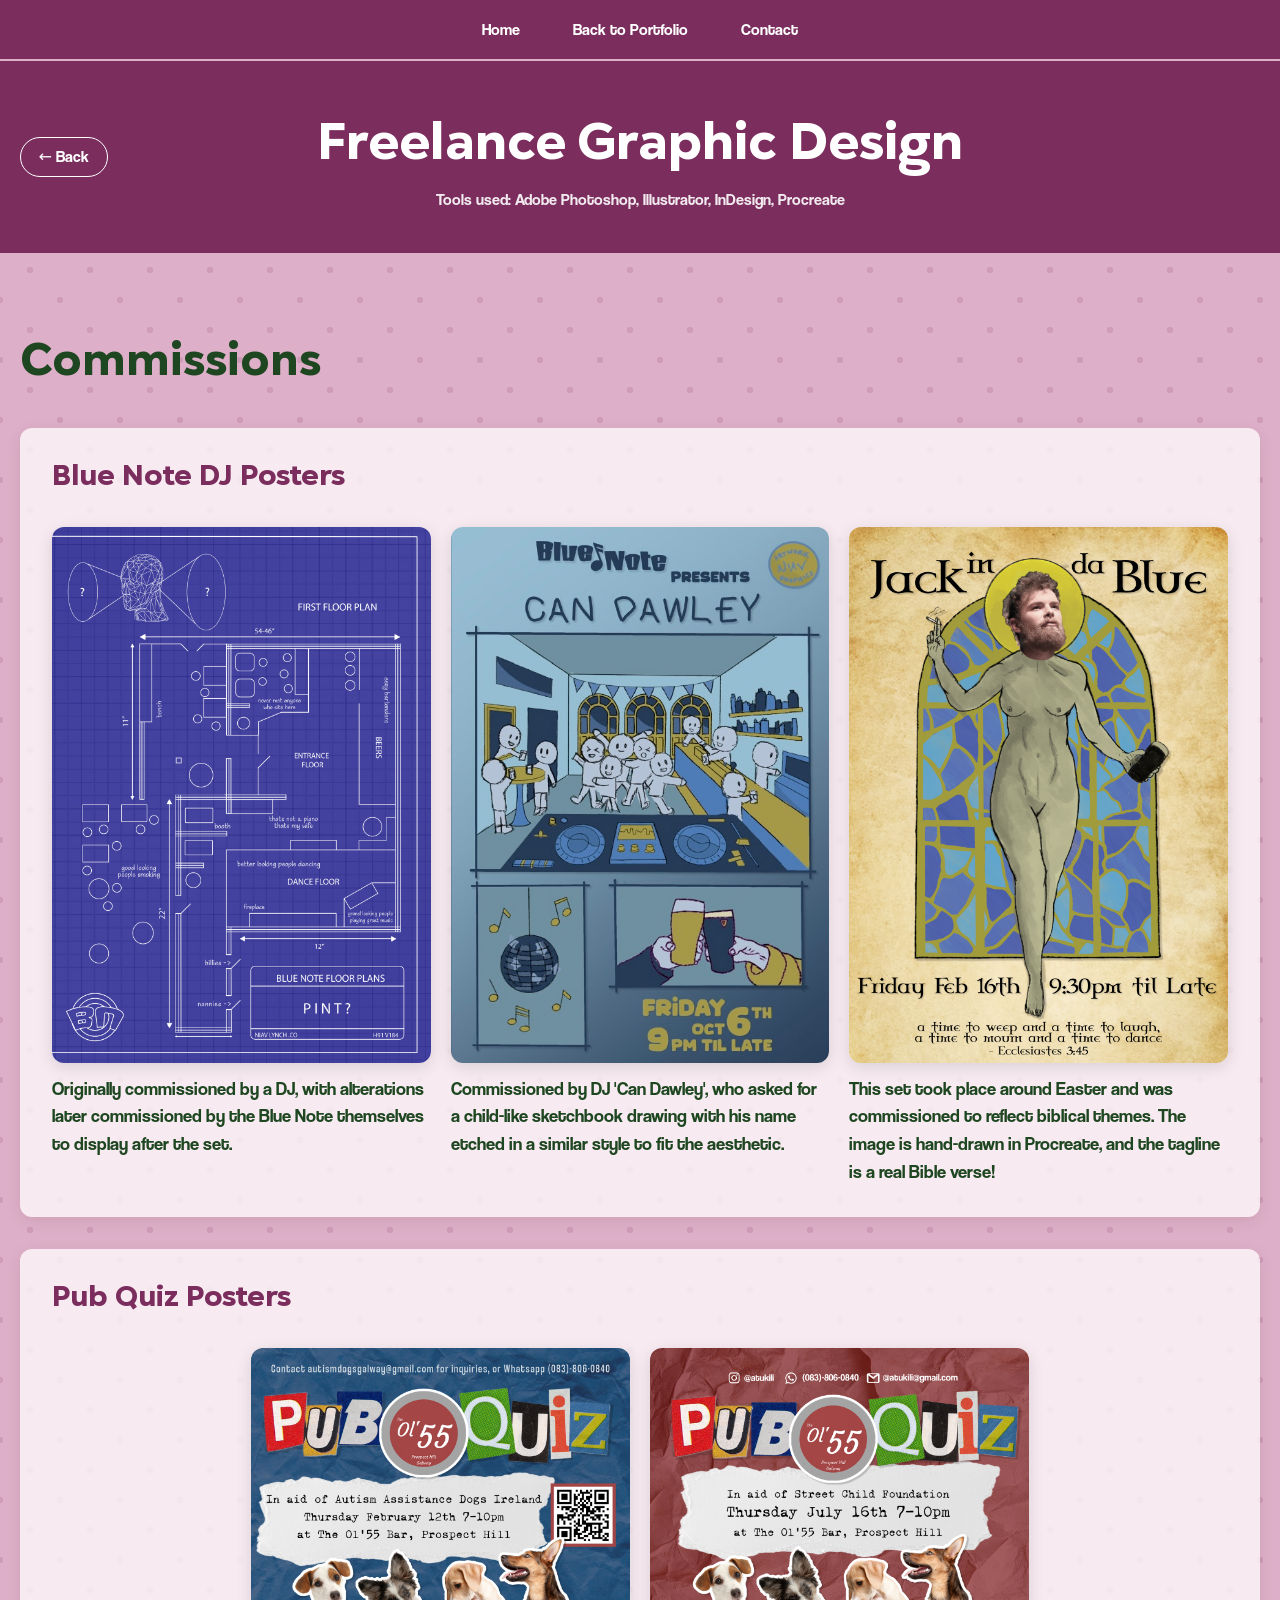
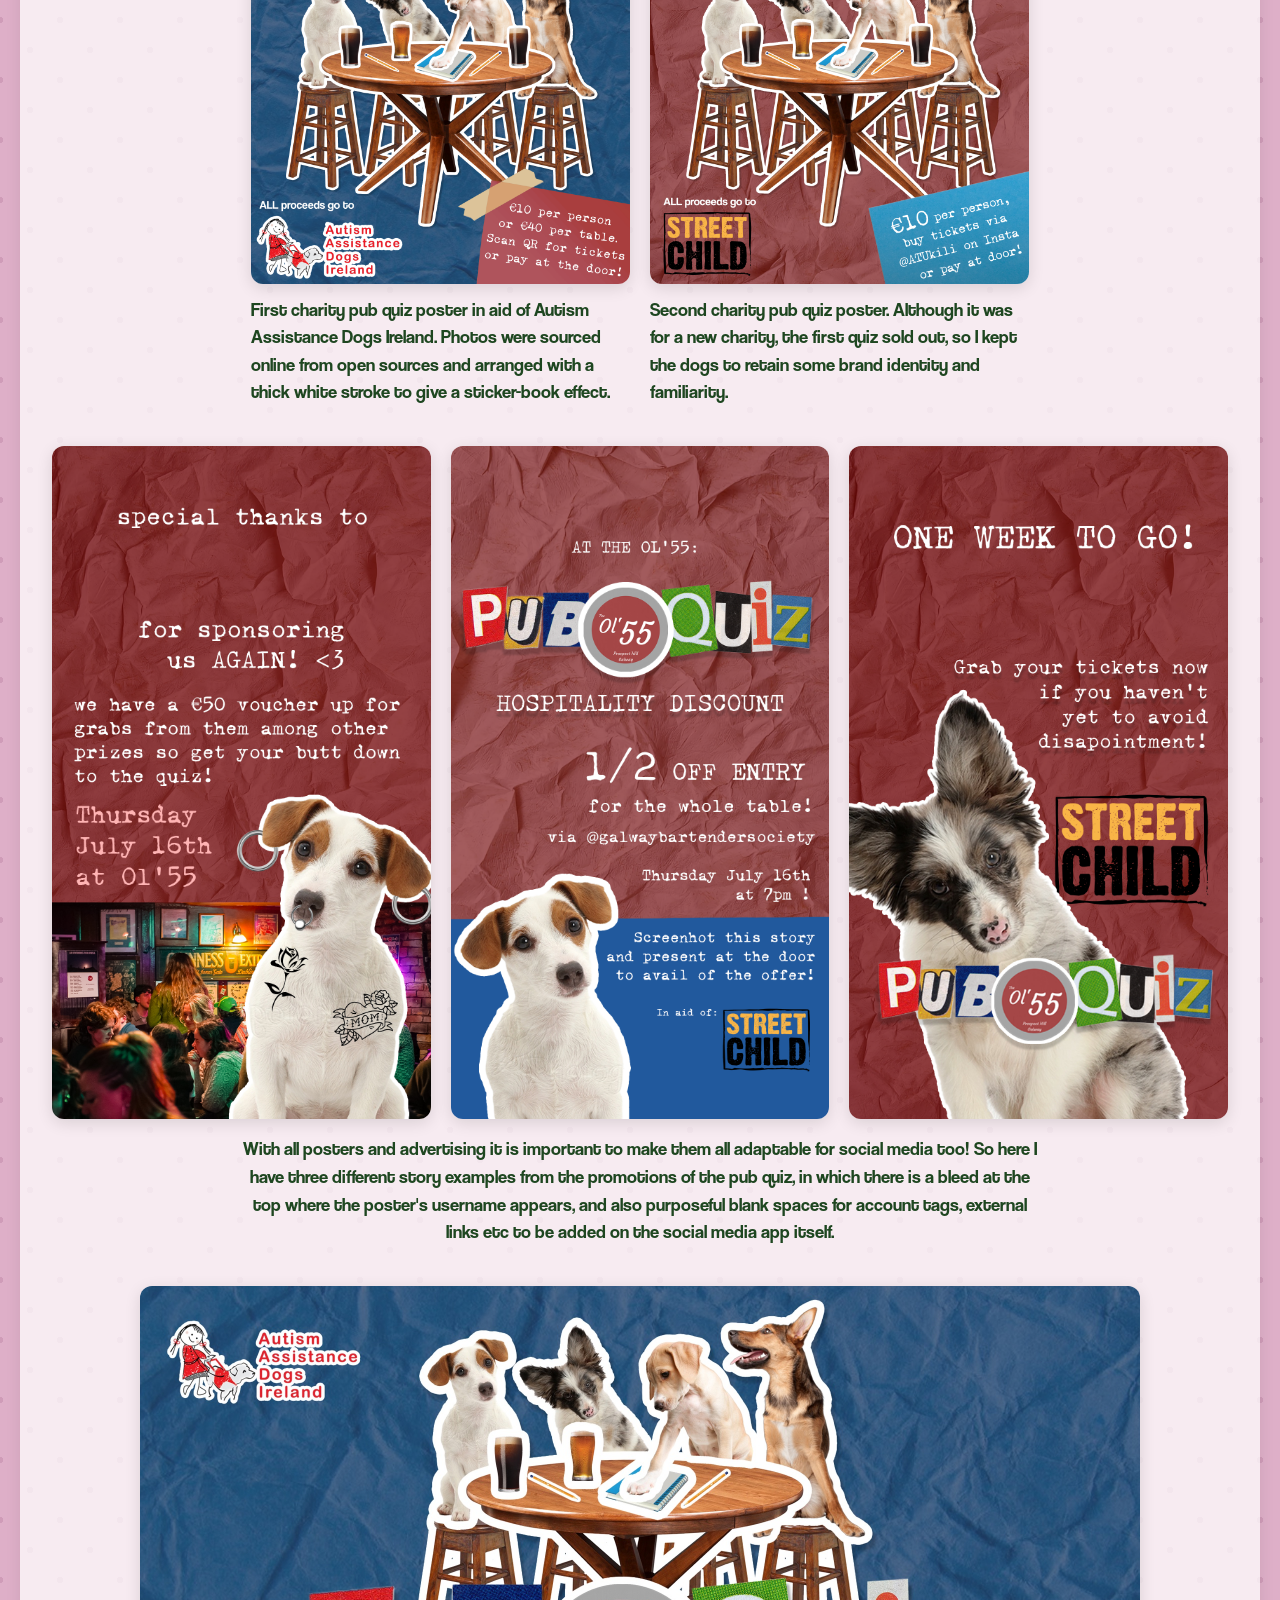
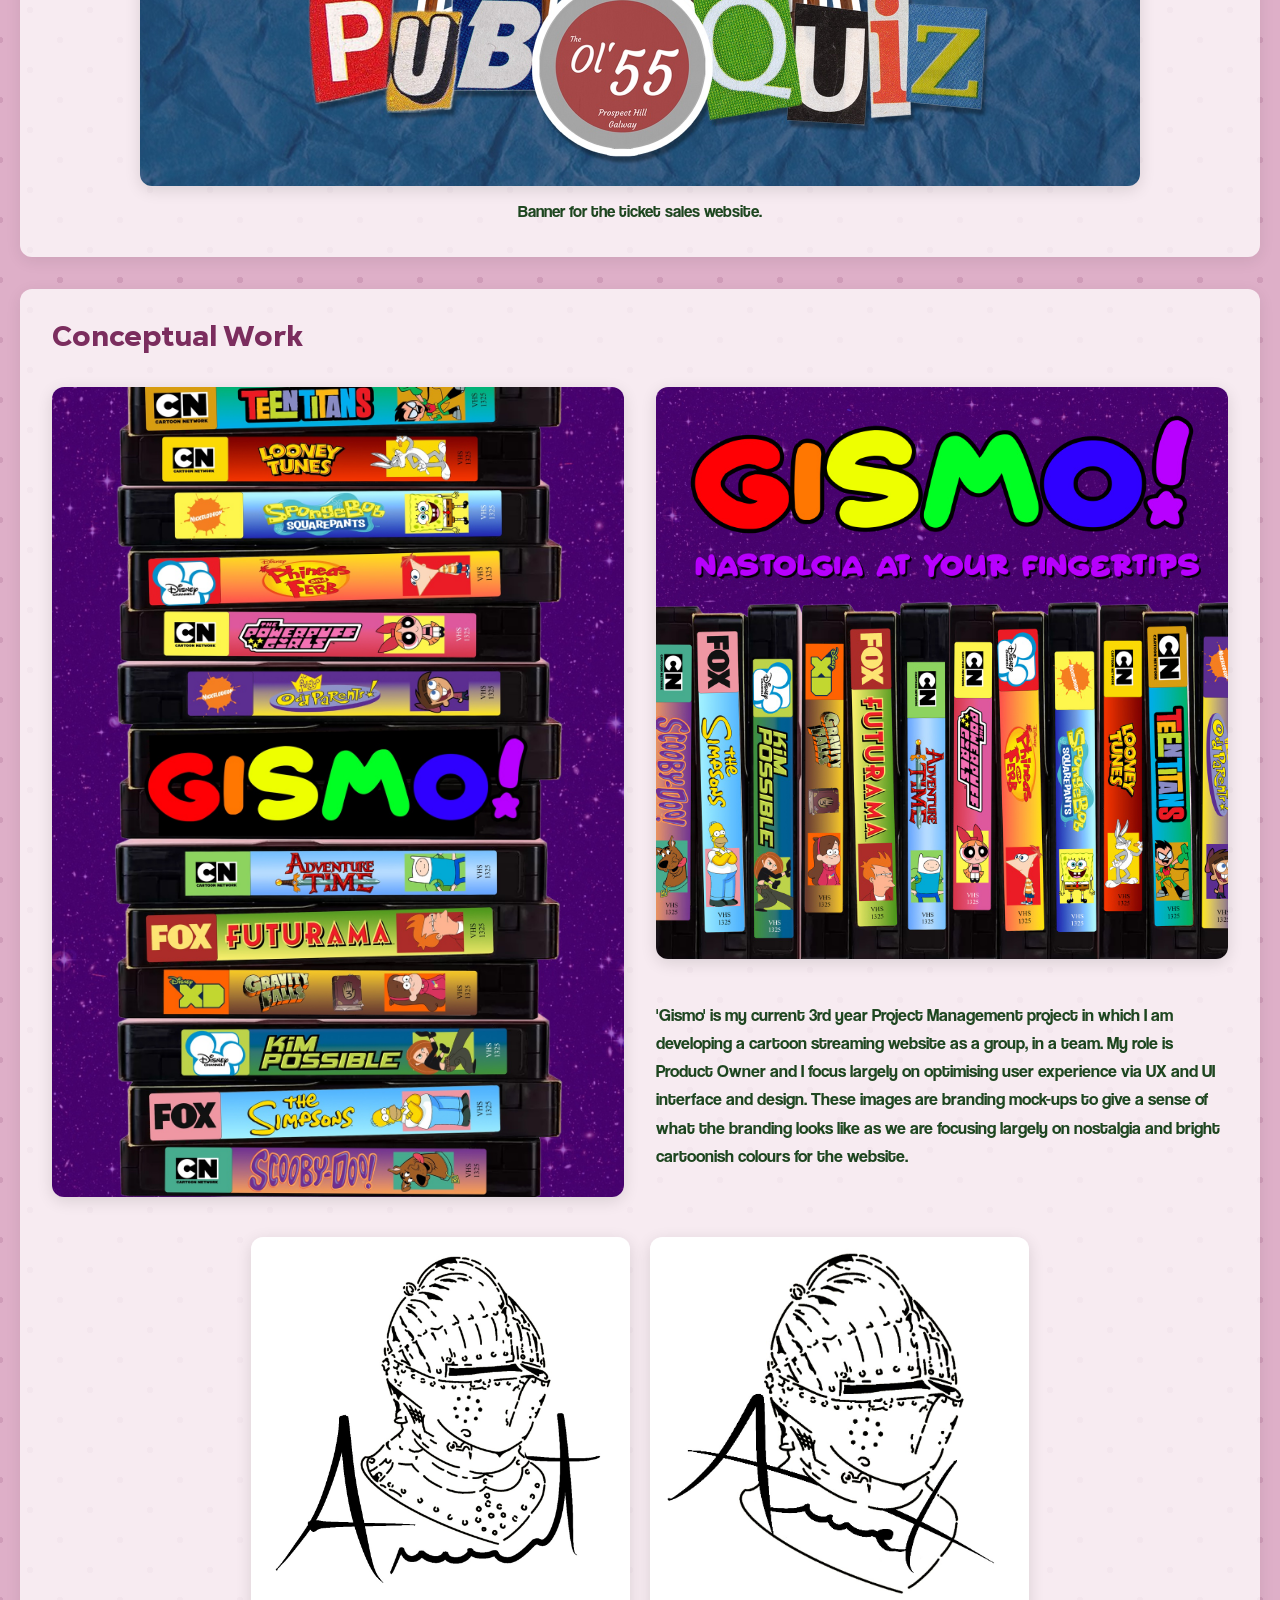
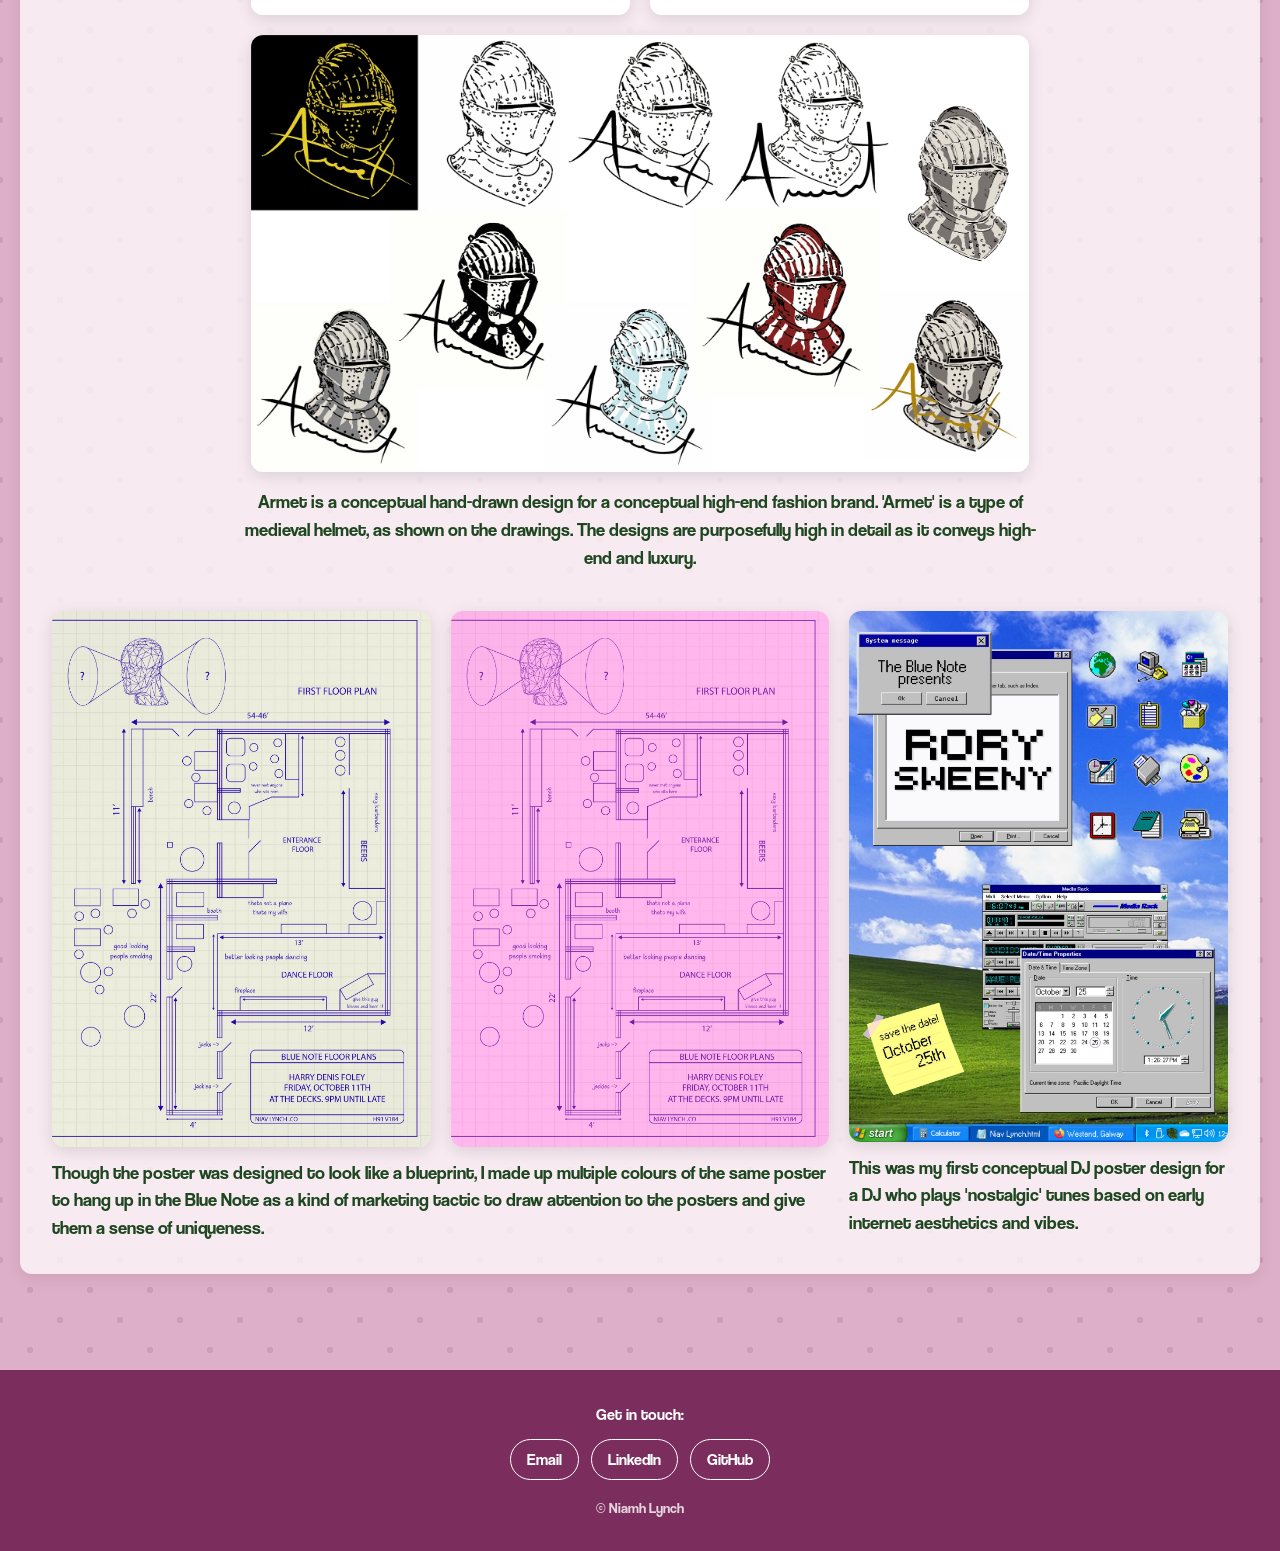
<file: graphics.html>
<!DOCTYPE html>
<html lang="en">
<head>
<meta charset="utf-8">
<meta name="viewport" content="width=device-width, initial-scale=1">
<title>Graphic Design | Niamh Lynch</title>
<link rel="stylesheet" href="style.css?v=3">
</head>
<body>

<nav class="site-nav">
  <a href="index.html">Home</a>
  <a href="index.html#projects">Back to Portfolio</a>
  <a href="#contact">Contact</a>
</nav>
<header class="banner page-banner">
  <div class="title-row">
    <a class="back-btn" href="index.html#projects">← Back</a>
    <div class="page-title">
      <h1>Freelance Graphic Design</h1>
      <p class="meta">Tools used: Adobe Photoshop, Illustrator, InDesign, Procreate</p>
    </div>
  </div>
</header>

<main>
  <h2>Commissions</h2>

  <section class="panel">
  <h3>Blue Note DJ Posters</h3>
  <div class="poster-row a4">
    <figure>
      <img src="images/graphics/bluenote1.png" alt="Blue Note DJ poster 1">
      <figcaption>Originally commissioned by a DJ, with alterations later commissioned by the Blue Note themselves to display after the set.</figcaption>
    </figure>
    <figure>
      <img src="images/graphics/bluenote2.jpg" alt="Blue Note DJ poster 2">
      <figcaption>Commissioned by DJ 'Can Dawley', who asked for a child-like sketchbook drawing with his name etched in a similar style to fit the aesthetic.</figcaption>
    </figure>
    <figure>
      <img src="images/graphics/bluenote3.png" alt="Blue Note DJ poster 3">
      <figcaption>This set took place around Easter and was commissioned to reflect biblical themes. The image is hand-drawn in Procreate, and the tagline is a real Bible verse!</figcaption>
    </figure>
  </div>
  </section>

  <section class="panel">
  <h3>Pub Quiz Posters</h3>
  <div class="poster-row two">
    <figure>
      <img src="images/graphics/quiz_poster.png" alt="Pub quiz poster 1">
      <figcaption>First charity pub quiz poster in aid of Autism Assistance Dogs Ireland. Photos were sourced online from open sources and arranged with a thick white stroke to give a sticker-book effect.</figcaption>
    </figure>
    <figure>
      <img src="images/graphics/quiz_poster2.PNG" alt="Pub quiz poster 2">
      <figcaption>Second charity pub quiz poster. Although it was for a new charity, the first quiz sold out, so I kept the dogs to retain some brand identity and familiarity.</figcaption>
    </figure>
  </div>

  <figure class="row-figure">
    <div class="poster-row">
      <figure>
        <img src="images/graphics/quizstory1.png" alt="Pub quiz Instagram story 1">
      </figure>
      <figure>
        <img src="images/graphics/quizstory2.png" alt="Pub quiz Instagram story 2">
      </figure>
      <figure>
        <img src="images/graphics/quizstory3.png" alt="Pub quiz Instagram story 3">
      </figure>
    </div>
    <figcaption>With all posters and advertising it is important to make them all adaptable for social media too! So here I have three different story examples from the promotions of the pub quiz, in which there is a bleed at the top where the poster's username appears, and also purposeful blank spaces for account tags, external links etc to be added on the social media app itself.</figcaption>
  </figure>

  <figure class="wide-figure">
    <img src="images/graphics/quizbanner_web.jpg" alt="Pub quiz banner" loading="lazy">
    <figcaption>Banner for the ticket sales website.</figcaption>
  </figure>
  </section>

  <section class="panel">
    <h3>Conceptual Work</h3>
    <div class="split">

      <div class="split-left">
        <img class="split-poster" src="images/graphics/gismo1_web.jpg" alt="Gismo conceptual design 1">
      </div>

      <div class="split-right">
        <img class="split-poster" src="images/graphics/gismo2_web.jpg" alt="Gismo conceptual design 2" loading="lazy">
        <div class="split-text">
          <p>'Gismo' is my current 3rd year Project Management project in which I am developing a cartoon streaming website as a group, in a team. My role is Product Owner and I focus largely on optimising user experience via UX and UI interface and design. These images are branding mock-ups to give a sense of what the branding looks like as we are focusing largely on nostalgia and bright cartoonish colours for the website.</p>
        </div>
      </div>

    </div>

    <figure class="row-figure">
      <div class="poster-row two">
        <figure>
          <img src="images/graphics/armet1.jpg" alt="Armet conceptual design 1" loading="lazy">
        </figure>
        <figure>
          <img src="images/graphics/armet2.jpg" alt="Armet conceptual design 2" loading="lazy">
        </figure>
      </div>
      <img class="pair-wide" src="images/graphics/armet3_web.jpg" alt="Armet conceptual design 3" loading="lazy">
      <figcaption>Armet is a conceptual hand-drawn design for a conceptual high-end fashion brand. 'Armet' is a type of medieval helmet, as shown on the drawings. The designs are purposefully high in detail as it conveys high-end and luxury.</figcaption>
    </figure>

    <div class="poster-row">
      <figure class="span-two">
        <div class="inner-two">
          <img src="images/graphics/harry_poster_blue_web.jpg" alt="Harry conceptual poster, blue version" loading="lazy">
          <img src="images/graphics/harry_poster_pink_web.jpg" alt="Harry conceptual poster, pink version" loading="lazy">
        </div>
        <figcaption>Though the poster was designed to look like a blueprint, I made up multiple colours of the same poster to hang up in the Blue Note as a kind of marketing tactic to draw attention to the posters and give them a sense of uniqueness.</figcaption>
      </figure>
      <figure>
        <img src="images/graphics/bluenote4_web.jpg" alt="Blue Note conceptual poster" loading="lazy">
        <figcaption>This was my first conceptual DJ poster design for a DJ who plays 'nostalgic' tunes based on early internet aesthetics and vibes.</figcaption>
      </figure>
    </div>
  </section>

</main>

<footer class="site-footer" id="contact">
  <p>Get in touch:</p>
  <div class="links">
    <a href="mailto:niamhlynch9@gmail.com">Email</a>
    <a href="https://www.linkedin.com/in/niamh-lynch-ba2083109/">LinkedIn</a>
    <a href="https://github.com/niavlynch">GitHub</a>
  </div>
  <p class="copyright">© Niamh Lynch</p>
</footer>
</body>
</html>
</file>
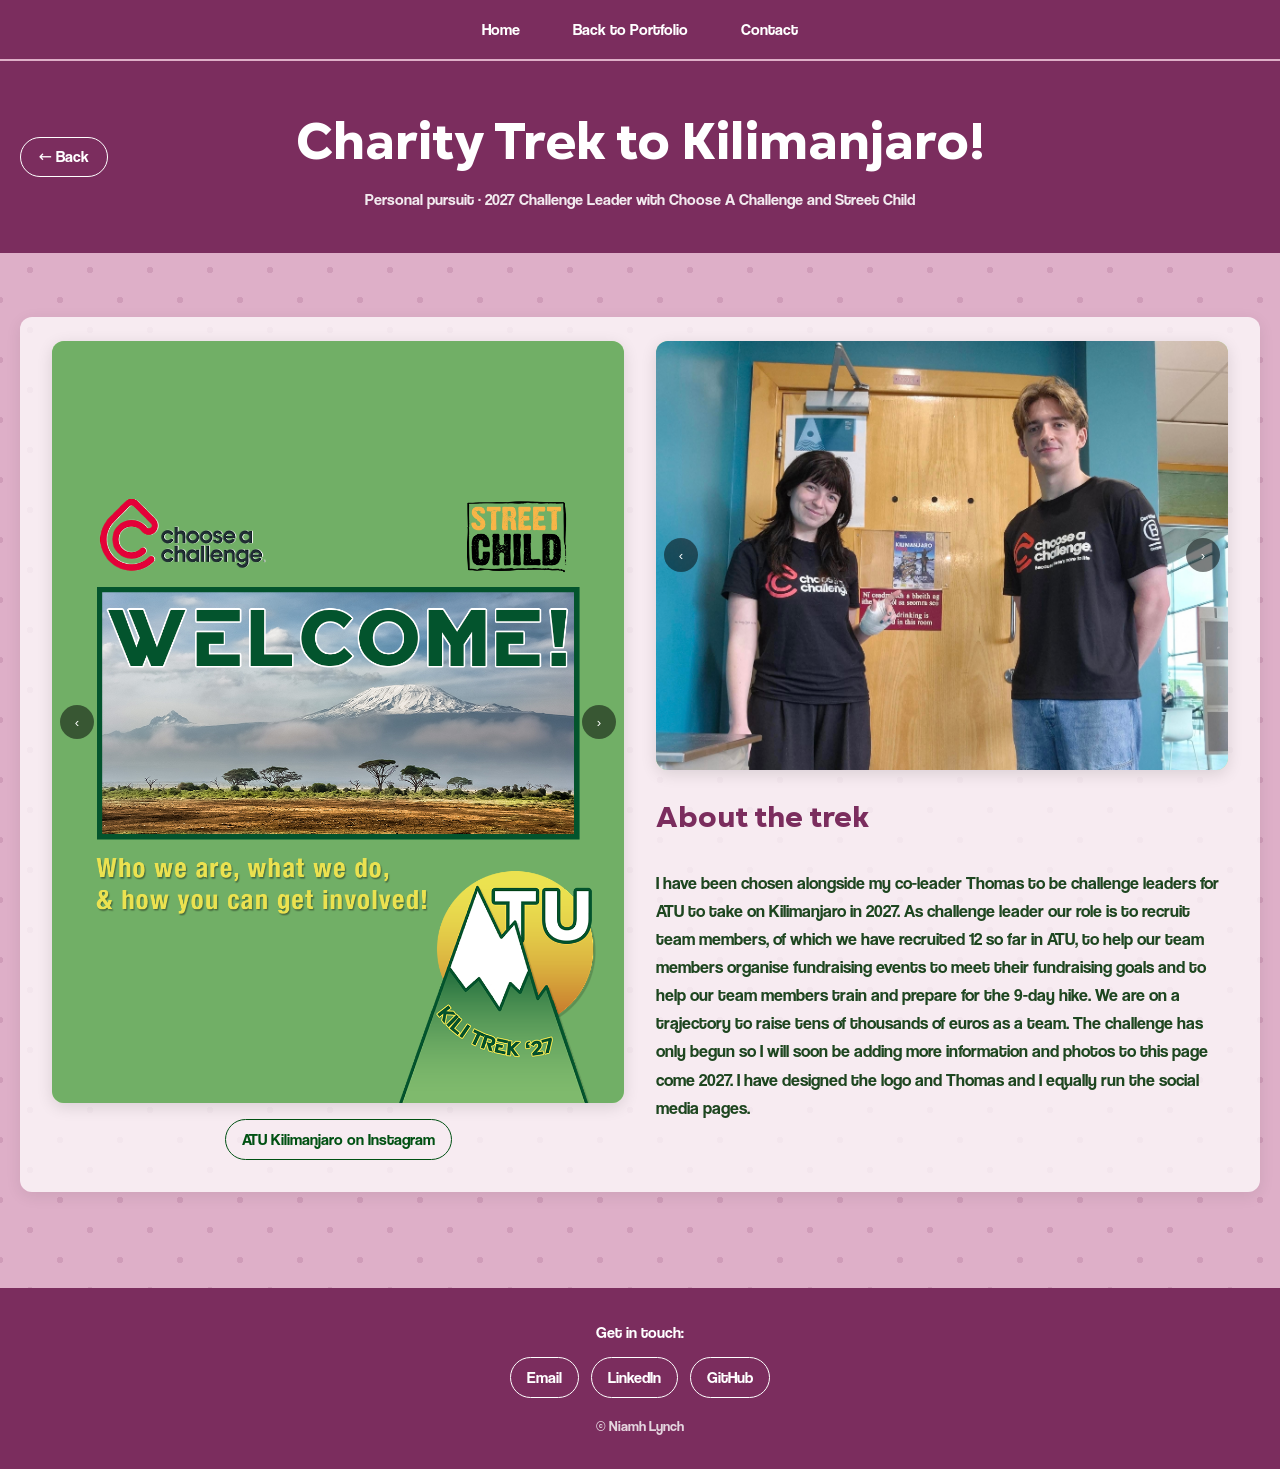
<file: kilimanjaro.html>
<!DOCTYPE html>
<html lang="en">
<head>
<meta charset="utf-8">
<meta name="viewport" content="width=device-width, initial-scale=1">
<title>Charity Trek to Kilimanjaro! | Niamh Lynch</title>
<link rel="stylesheet" href="style.css?v=3">
</head>
<body>

<nav class="site-nav">
  <a href="index.html">Home</a>
  <a href="index.html#projects">Back to Portfolio</a>
  <a href="#contact">Contact</a>
</nav>
<header class="banner page-banner">
  <div class="title-row">
    <a class="back-btn" href="index.html#personal">← Back</a>
    <div class="page-title">
      <h1>Charity Trek to Kilimanjaro!</h1>
      <p class="meta">Personal pursuit · 2027 Challenge Leader with Choose A Challenge and Street Child</p>
    </div>
  </div>
</header>

<main>
  <section class="panel">
    <div class="split">

      <div class="split-left">
        <div class="carousel kili-slides">
          <div class="slide active"><img src="images/atukili/slide0.png" alt="Kilimanjaro charity trek slide 1"></div>
          <div class="slide"><img src="images/atukili/slide1.png" alt="Kilimanjaro charity trek slide 2" loading="lazy"></div>
          <div class="slide"><img src="images/atukili/slide2.png" alt="Kilimanjaro charity trek slide 3" loading="lazy"></div>
          <div class="slide"><img src="images/atukili/slide3.png" alt="Kilimanjaro charity trek slide 4" loading="lazy"></div>
          <button class="prev" aria-label="Previous">‹</button>
          <button class="next" aria-label="Next">›</button>
        </div>
        <div class="links kili-links">
          <a href="https://www.instagram.com/atukili/" target="_blank" rel="noopener">ATU Kilimanjaro on Instagram</a>
        </div>
      </div>

      <div class="split-right">
        <div class="carousel kili-photos">
          <div class="slide active"><img src="images/atukili/atukili1.jpg" alt="ATU Kilimanjaro photo 1"></div>
          <div class="slide"><img src="images/atukili/atukili2.png" alt="ATU Kilimanjaro photo 2" loading="lazy"></div>
          <button class="prev" aria-label="Previous">‹</button>
          <button class="next" aria-label="Next">›</button>
        </div>

        <div class="split-text">
          <h3>About the trek</h3>
          <p>I have been chosen alongside my co-leader Thomas to be challenge leaders for ATU to take on Kilimanjaro in 2027. As challenge leader our role is to recruit team members, of which we have recruited 12 so far in ATU, to help our team members organise fundraising events to meet their fundraising goals and to help our team members train and prepare for the 9-day hike. We are on a trajectory to raise tens of thousands of euros as a team. The challenge has only begun so I will soon be adding more information and photos to this page come 2027. I have designed the logo and Thomas and I equally run the social media pages. </p>
        </div>
      </div>

    </div>
  </section>
</main>

<footer class="site-footer" id="contact">
  <p>Get in touch:</p>
  <div class="links">
    <a href="mailto:niamhlynch9@gmail.com">Email</a>
    <a href="https://www.linkedin.com/in/niamh-lynch-ba2083109/">LinkedIn</a>
    <a href="https://github.com/niavlynch">GitHub</a>
  </div>
  <p class="copyright">© Niamh Lynch</p>
</footer>
<script src="script.js"></script>
</body>
</html>
</file>
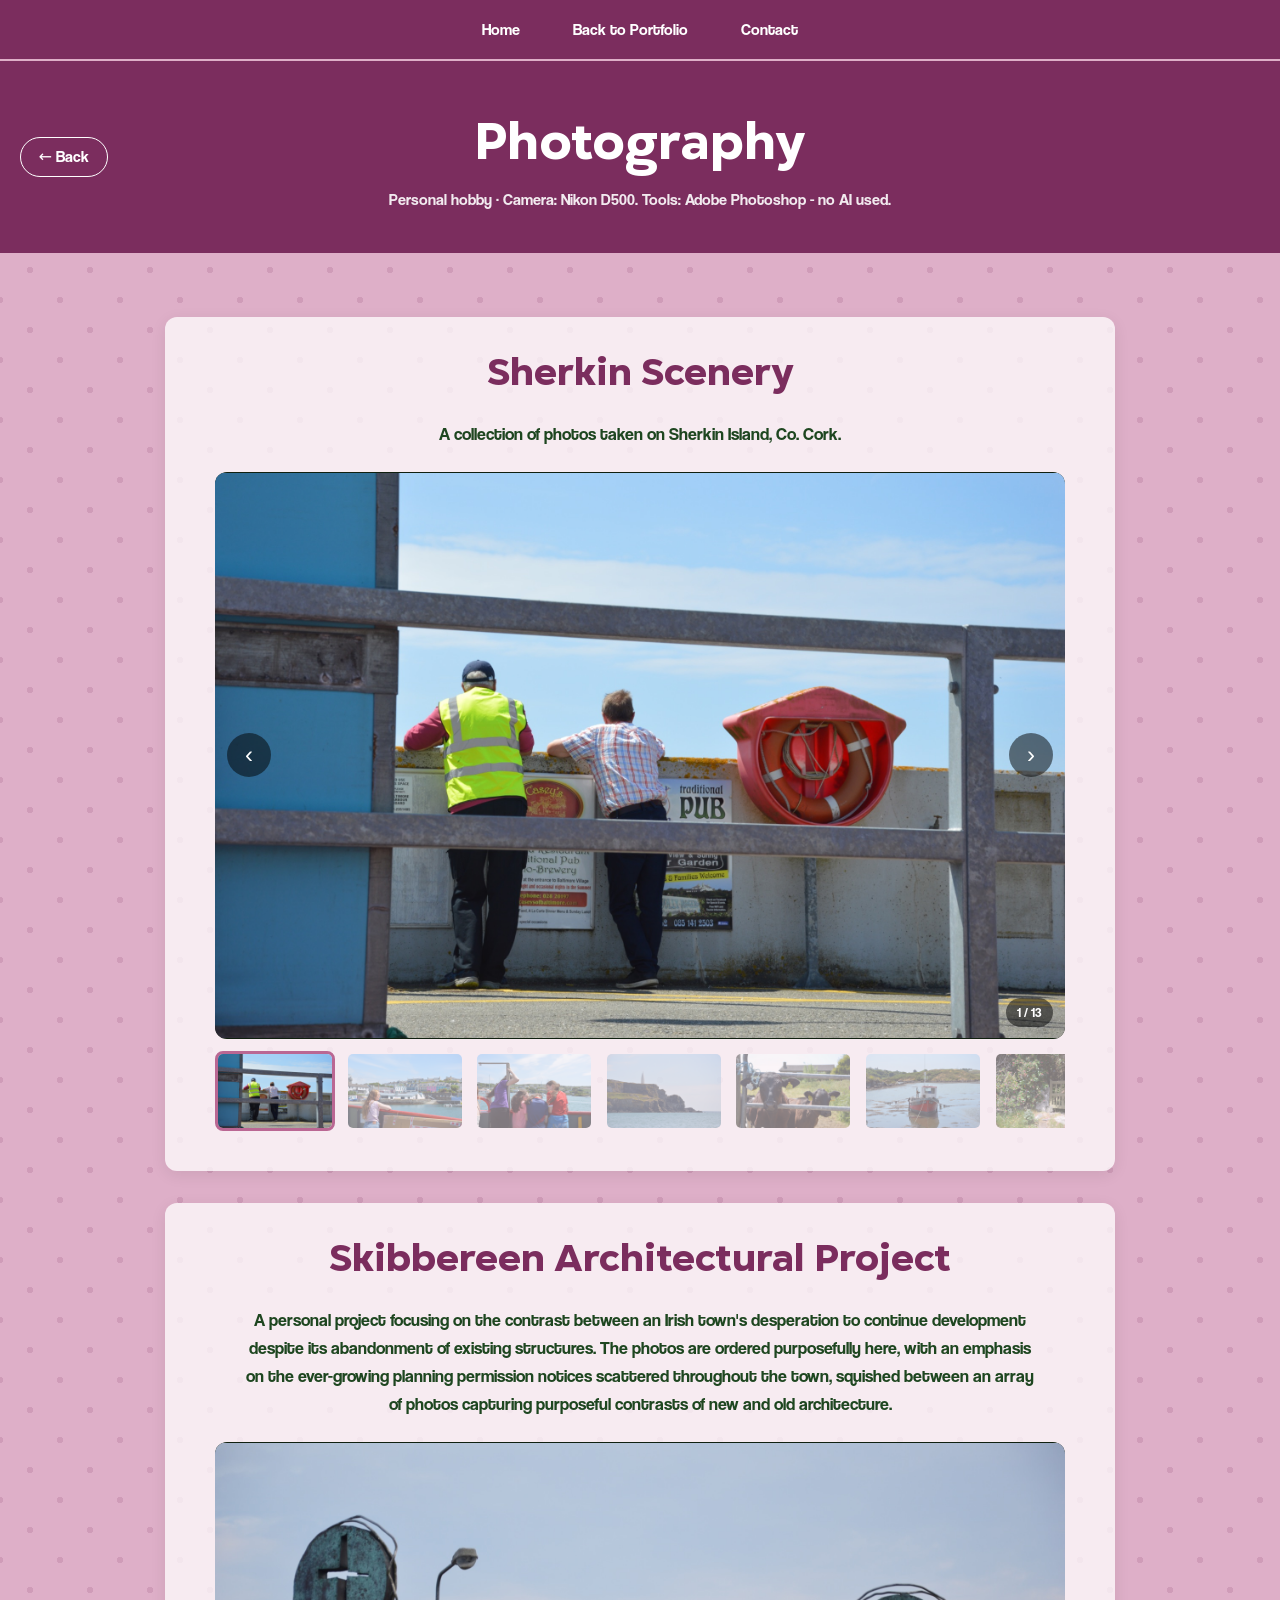
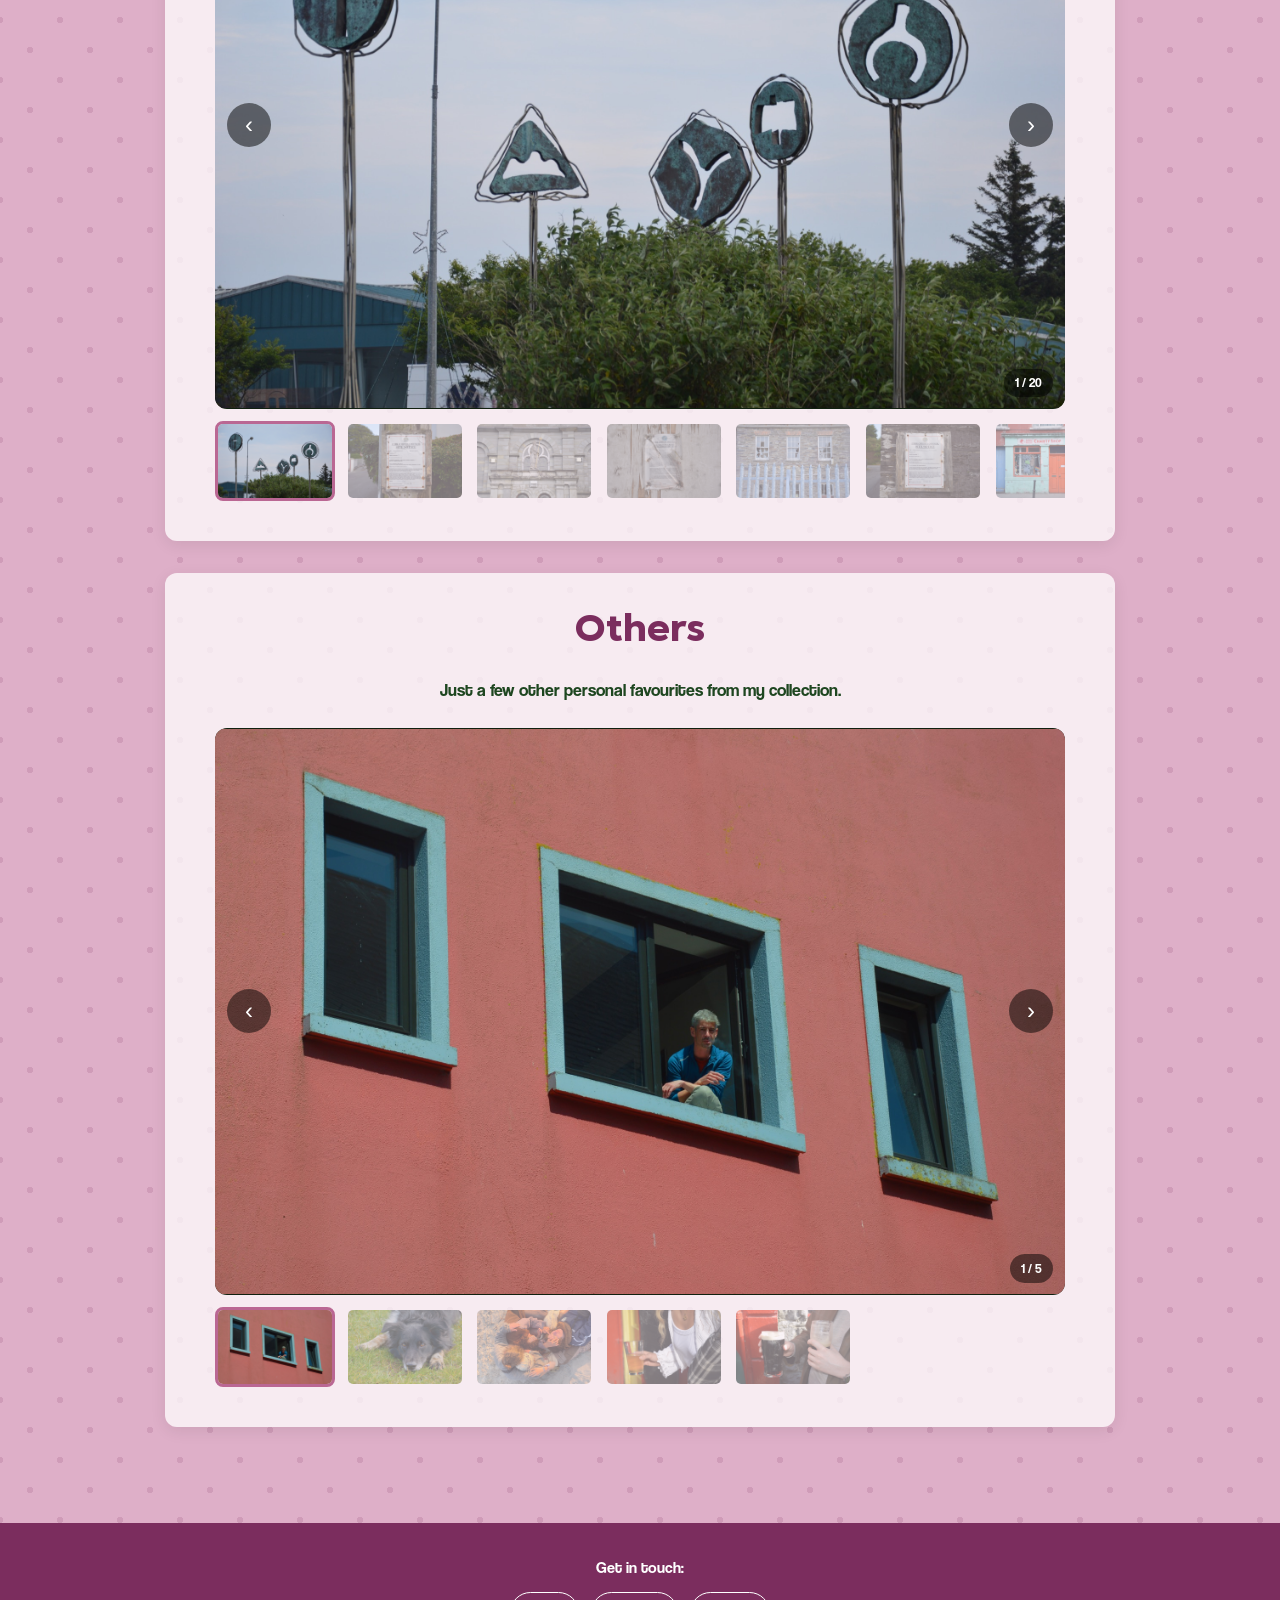
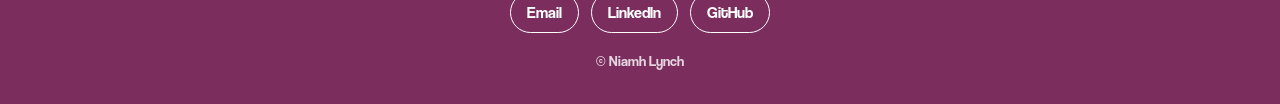
<file: photography.html>
<!DOCTYPE html>
<html lang="en">
<head>
<meta charset="utf-8">
<meta name="viewport" content="width=device-width, initial-scale=1">
<title>Photography | Niamh Lynch</title>
<link rel="stylesheet" href="style.css?v=3">
</head>
<body>

<nav class="site-nav">
  <a href="index.html">Home</a>
  <a href="index.html#projects">Back to Portfolio</a>
  <a href="#contact">Contact</a>
</nav>
<header class="banner page-banner">
  <div class="title-row">
    <a class="back-btn" href="index.html#personal">← Back</a>
    <div class="page-title">
      <h1>Photography</h1>
      <p class="meta">Personal hobby · Camera: Nikon D500. Tools: Adobe Photoshop - no AI used.</p>
    </div>
  </div>
</header>

<main>

  <section class="panel narrow">
  <h2>Sherkin Scenery</h2>
  <p>A collection of photos taken on Sherkin Island, Co. Cork.</p>

  <div class="gallery">
    <div class="gallery-main">
      <img class="gallery-image" src="images/photography/sherkin/sherkin_001.JPG" alt="Sherkin photo 1">
      <button class="gallery-prev" aria-label="Previous photo">‹</button>
      <button class="gallery-next" aria-label="Next photo">›</button>
      <span class="gallery-count"></span>
    </div>

    <div class="thumbs">
      <img loading="lazy" src="images/photography/sherkin/sherkin_001.JPG" alt="Sherkin photo 1" class="active">
      <img loading="lazy" src="images/photography/sherkin/sherkin_002.JPG" alt="Sherkin photo 2">
      <img loading="lazy" src="images/photography/sherkin/sherkin_003.JPG" alt="Sherkin photo 3">
      <img loading="lazy" src="images/photography/sherkin/sherkin_004.JPG" alt="Sherkin photo 4">
      <img loading="lazy" src="images/photography/sherkin/sherkin_005.JPG" alt="Sherkin photo 5">
      <img loading="lazy" src="images/photography/sherkin/sherkin_006.JPG" alt="Sherkin photo 6">
      <img loading="lazy" src="images/photography/sherkin/sherkin_007.JPG" alt="Sherkin photo 7">
      <img loading="lazy" src="images/photography/sherkin/sherkin_008.JPG" alt="Sherkin photo 8">
      <img loading="lazy" src="images/photography/sherkin/sherkin_009.JPG" alt="Sherkin photo 9">
      <img loading="lazy" src="images/photography/sherkin/sherkin_010.JPG" alt="Sherkin photo 10">
      <img loading="lazy" src="images/photography/sherkin/sherkin_011.JPG" alt="Sherkin photo 11">
      <img loading="lazy" src="images/photography/sherkin/sherkin_012.JPG" alt="Sherkin photo 12">
      <img loading="lazy" src="images/photography/sherkin/sherkin_013.JPG" alt="Sherkin photo 13">
    </div>
  </div>
  </section>

  <section class="panel narrow">
  <h2>Skibbereen Architectural Project</h2>
  <p>A personal project focusing on the contrast between an Irish town's desperation to continue development despite its abandonment of existing structures. The photos are ordered purposefully here, with an emphasis on the ever-growing planning permission notices scattered throughout the town, squished between an array of photos capturing purposeful contrasts of new and old architecture.</p>

  <div class="gallery">
    <div class="gallery-main">
      <img class="gallery-image" src="images/photography/skibbereen/skibb_001.JPG" alt="Skibbereen photo 1">
      <button class="gallery-prev" aria-label="Previous photo">‹</button>
      <button class="gallery-next" aria-label="Next photo">›</button>
      <span class="gallery-count"></span>
    </div>

    <div class="thumbs">
      <img loading="lazy" src="images/photography/skibbereen/skibb_001.JPG" alt="Skibbereen photo 1" class="active">
      <img loading="lazy" src="images/photography/skibbereen/skibb_002.JPG" alt="Skibbereen photo 2">
      <img loading="lazy" src="images/photography/skibbereen/skibb_003.JPG" alt="Skibbereen photo 3">
      <img loading="lazy" src="images/photography/skibbereen/skibb_004.JPG" alt="Skibbereen photo 4">
      <img loading="lazy" src="images/photography/skibbereen/skibb_005.JPG" alt="Skibbereen photo 5">
      <img loading="lazy" src="images/photography/skibbereen/skibb_006.JPG" alt="Skibbereen photo 6">
      <img loading="lazy" src="images/photography/skibbereen/skibb_007.JPG" alt="Skibbereen photo 7">
      <img loading="lazy" src="images/photography/skibbereen/skibb_008.JPG" alt="Skibbereen photo 8">
      <img loading="lazy" src="images/photography/skibbereen/skibb_009.JPG" alt="Skibbereen photo 9">
      <img loading="lazy" src="images/photography/skibbereen/skibb_010.JPG" alt="Skibbereen photo 10">
      <img loading="lazy" src="images/photography/skibbereen/skibb_011.JPG" alt="Skibbereen photo 11">
      <img loading="lazy" src="images/photography/skibbereen/skibb_012.JPG" alt="Skibbereen photo 12">
      <img loading="lazy" src="images/photography/skibbereen/skibb_013.JPG" alt="Skibbereen photo 13">
      <img loading="lazy" src="images/photography/skibbereen/skibb_014.JPG" alt="Skibbereen photo 14">
      <img loading="lazy" src="images/photography/skibbereen/skibb_015.JPG" alt="Skibbereen photo 15">
      <img loading="lazy" src="images/photography/skibbereen/skibb_016.JPG" alt="Skibbereen photo 16">
      <img loading="lazy" src="images/photography/skibbereen/skibb_017.JPG" alt="Skibbereen photo 17">
      <img loading="lazy" src="images/photography/skibbereen/skibb_018.JPG" alt="Skibbereen photo 18">
      <img loading="lazy" src="images/photography/skibbereen/skibb_019.JPG" alt="Skibbereen photo 19">
      <img loading="lazy" src="images/photography/skibbereen/skibb_020.JPG" alt="Skibbereen photo 20">
    </div>
  </div>
  </section>

  <section class="panel narrow">
  <h2>Others</h2>
  <p>Just a few other personal favourites from my collection.</p>

  <div class="gallery">
    <div class="gallery-main">
      <img class="gallery-image" src="images/photography/faves/fave_001.jpg" alt="Faves photo 1">
      <button class="gallery-prev" aria-label="Previous photo">‹</button>
      <button class="gallery-next" aria-label="Next photo">›</button>
      <span class="gallery-count"></span>
    </div>

    <div class="thumbs">
      <img loading="lazy" src="images/photography/faves/fave_001.jpg" alt="Faves photo 1" class="active">
      <img loading="lazy" src="images/photography/faves/fave_002.JPG" alt="Faves photo 2">
      <img loading="lazy" src="images/photography/faves/fave_003.jpg" alt="Faves photo 3" data-fit="cover">
      <img loading="lazy" src="images/photography/faves/fave_004.JPG" alt="Faves photo 4">
      <img loading="lazy" src="images/photography/faves/fave_005.JPG" alt="Faves photo 5">

    </div>
  </div>
  </section>

</main>

<footer class="site-footer" id="contact">
  <p>Get in touch:</p>
  <div class="links">
    <a href="mailto:niamhlynch9@gmail.com">Email</a>
    <a href="https://www.linkedin.com/in/niamh-lynch-ba2083109/">LinkedIn</a>
    <a href="https://github.com/niavlynch">GitHub</a>
  </div>
  <p class="copyright">© Niamh Lynch</p>
</footer>

<script src="script.js"></script>

</body>
</html>
</file>
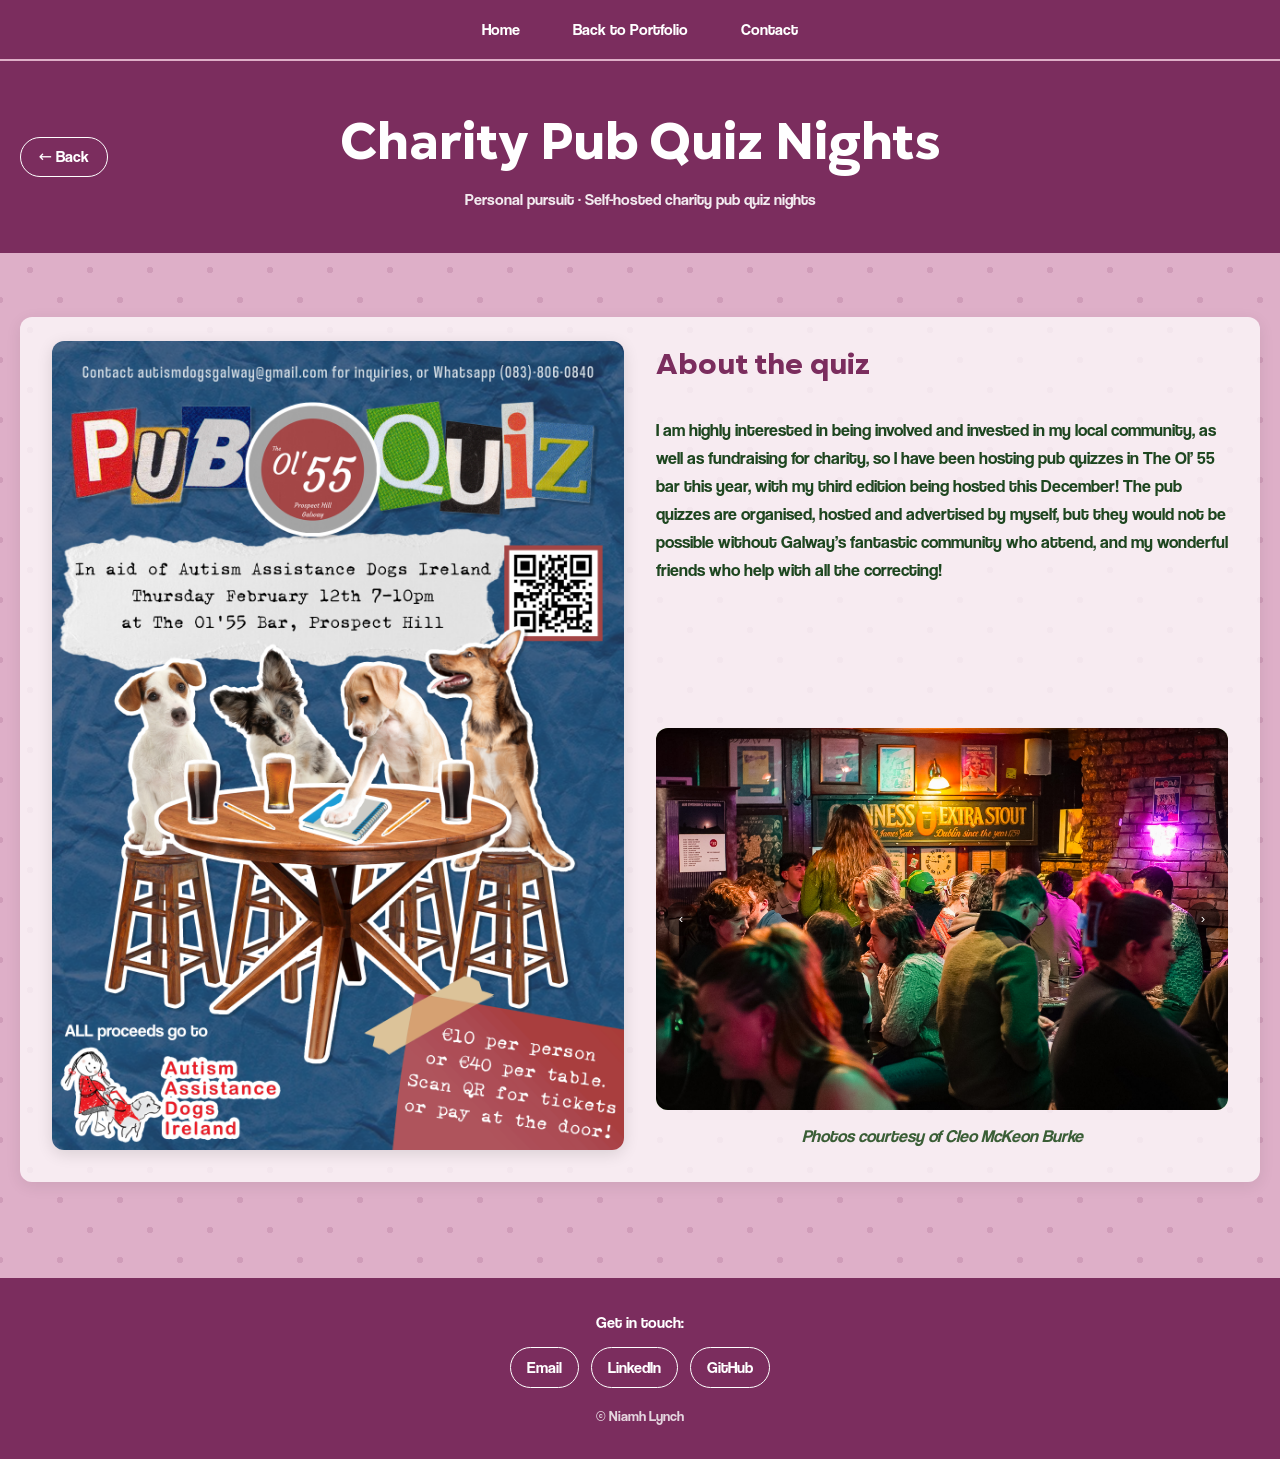
<file: pubquiz.html>
<!DOCTYPE html>
<html lang="en">
<head>
<meta charset="utf-8">
<meta name="viewport" content="width=device-width, initial-scale=1">
<title>Charity Pub Quiz Nights | Niamh Lynch</title>
<link rel="stylesheet" href="style.css?v=3">
</head>
<body>

<nav class="site-nav">
  <a href="index.html">Home</a>
  <a href="index.html#projects">Back to Portfolio</a>
  <a href="#contact">Contact</a>
</nav>
<header class="banner page-banner">
  <div class="title-row">
    <a class="back-btn" href="index.html#personal">← Back</a>
    <div class="page-title">
      <h1>Charity Pub Quiz Nights</h1>
      <p class="meta">Personal pursuit · Self-hosted charity pub quiz nights</p>
    </div>
  </div>
</header>

<main>
  <section class="panel">
    <div class="split">

      <div class="split-left">
        <img class="split-poster" src="images/graphics/quiz_poster.png" alt="Charity pub quiz poster">
      </div>

      <div class="split-right">
        <div class="split-text">
          <h3>About the quiz</h3>
          <p>I am highly interested in being involved and invested in my local community, as well as fundraising for charity, so I have been hosting pub quizzes in The Ol’ 55 bar this year, with my third edition being hosted this December! The pub quizzes are organised, hosted and advertised by myself, but they would not be possible without Galway’s fantastic community who attend, and my wonderful friends who help with all the correcting!</p>
        </div>

        <div class="carousel split-carousel">
          <div class="slide active"><img src="images/pubquiz/DSC04914.jpg" alt="Charity pub quiz night photo 1"></div>
          <div class="slide"><img src="images/pubquiz/DSC04825.jpg" alt="Charity pub quiz night photo 2" loading="lazy"></div>
          <div class="slide"><img src="images/pubquiz/DSC04833.jpg" alt="Charity pub quiz night photo 3" loading="lazy"></div>
          <div class="slide"><img src="images/pubquiz/DSC04878.jpg" alt="Charity pub quiz night photo 4" loading="lazy"></div>
          <div class="slide"><img src="images/pubquiz/DSC04881.jpg" alt="Charity pub quiz night photo 5" loading="lazy"></div>
          <div class="slide"><img src="images/pubquiz/DSC04904.jpg" alt="Charity pub quiz night photo 6" loading="lazy"></div>
          <div class="slide"><img src="images/pubquiz/DSC04915.jpg" alt="Charity pub quiz night photo 7" loading="lazy"></div>
          <div class="slide"><img src="images/pubquiz/DSC04924.jpg" alt="Charity pub quiz night photo 8" loading="lazy"></div>
          <div class="slide"><img src="images/pubquiz/DSC05008.jpg" alt="Charity pub quiz night photo 9" loading="lazy"></div>
          <div class="slide"><img src="images/pubquiz/DSC05013.jpg" alt="Charity pub quiz night photo 10" loading="lazy"></div>
          <div class="slide"><img src="images/pubquiz/DSC05017.jpg" alt="Charity pub quiz night photo 11" loading="lazy"></div>
          <div class="slide"><img src="images/pubquiz/DSC05021.jpg" alt="Charity pub quiz night photo 12" loading="lazy"></div>
          <div class="slide"><img src="images/pubquiz/DSC05031.jpg" alt="Charity pub quiz night photo 13" loading="lazy"></div>
          <div class="slide"><img src="images/pubquiz/DSC05035.jpg" alt="Charity pub quiz night photo 14" loading="lazy"></div>
          <div class="slide"><img src="images/pubquiz/DSC05038.jpg" alt="Charity pub quiz night photo 15" loading="lazy"></div>
          <div class="slide"><img src="images/pubquiz/DSC05092.jpg" alt="Charity pub quiz night photo 16" loading="lazy"></div>
          <div class="slide"><img src="images/pubquiz/DSC05139.jpg" alt="Charity pub quiz night photo 17" loading="lazy"></div>
          <div class="slide"><img src="images/pubquiz/DSC05155.jpg" alt="Charity pub quiz night photo 18" loading="lazy"></div>
          <div class="slide"><img src="images/pubquiz/DSC05170.jpg" alt="Charity pub quiz night photo 19" loading="lazy"></div>
          <div class="slide"><img src="images/pubquiz/DSC05174.jpg" alt="Charity pub quiz night photo 20" loading="lazy"></div>
          <div class="slide"><img src="images/pubquiz/DSC05191.jpg" alt="Charity pub quiz night photo 21" loading="lazy"></div>
          <div class="slide"><img src="images/pubquiz/DSC05209.jpg" alt="Charity pub quiz night photo 22" loading="lazy"></div>
          <div class="slide"><img src="images/pubquiz/DSC05213.jpg" alt="Charity pub quiz night photo 23" loading="lazy"></div>
          <div class="slide"><img src="images/pubquiz/DSC05222.jpg" alt="Charity pub quiz night photo 24" loading="lazy"></div>
          <div class="slide"><img src="images/pubquiz/DSC05225.jpg" alt="Charity pub quiz night photo 25" loading="lazy"></div>
          <div class="slide"><img src="images/pubquiz/DSC05227.jpg" alt="Charity pub quiz night photo 26" loading="lazy"></div>
          <div class="slide"><img src="images/pubquiz/DSC05231.jpg" alt="Charity pub quiz night photo 27" loading="lazy"></div>
          <div class="slide"><img src="images/pubquiz/DSC05251.jpg" alt="Charity pub quiz night photo 28" loading="lazy"></div>
          <div class="slide"><img src="images/pubquiz/DSC05262.jpg" alt="Charity pub quiz night photo 29" loading="lazy"></div>
          <div class="slide"><img src="images/pubquiz/DSC05274.jpg" alt="Charity pub quiz night photo 30" loading="lazy"></div>
          <div class="slide"><img src="images/pubquiz/DSC05278.jpg" alt="Charity pub quiz night photo 31" loading="lazy"></div>
          <div class="slide"><img src="images/pubquiz/DSC05287.jpg" alt="Charity pub quiz night photo 32" loading="lazy"></div>
          <div class="slide"><img src="images/pubquiz/DSC05303.jpg" alt="Charity pub quiz night photo 33" loading="lazy"></div>
          <button class="prev" aria-label="Previous">‹</button>
          <button class="next" aria-label="Next">›</button>
        </div>
        <p class="photo-credit">Photos courtesy of Cleo McKeon Burke</p>
      </div>

    </div>
  </section>
</main>

<footer class="site-footer" id="contact">
  <p>Get in touch:</p>
  <div class="links">
    <a href="mailto:niamhlynch9@gmail.com">Email</a>
    <a href="https://www.linkedin.com/in/niamh-lynch-ba2083109/">LinkedIn</a>
    <a href="https://github.com/niavlynch">GitHub</a>
  </div>
  <p class="copyright">© Niamh Lynch</p>
</footer>
<script src="script.js"></script>
</body>
</html>
</file>
<file: style.css>
@font-face{
  font-family:"Gogh";
  src:url("fonts/Gogh-ExtraBold.ttf") format("truetype");
  font-weight:800;
  font-style:normal;
  font-display:swap;
}

@font-face{
  font-family:"Gogh";
  src:url("fonts/Gogh-ExtraBoldItalic.ttf") format("truetype");
  font-weight:800;
  font-style:italic;
  font-display:swap;
}

@font-face{
  font-family:"Coolvetica";
  src:url("fonts/coolvetica.otf") format("opentype");
  font-display:swap;
}

:root {
    --primary: #005113;
    --secondary: #5EAB54;
    --accent: #BA6793;
    --highlight: #FFD166;

    --tint-green: #AFE696;
    --tint-pink: #deafc8;
    --plum: #7B2D5E;
    --surface-green: #C4E6AE;

    --white: #FFFFFF;
    --background: #deafc8;
    --black: #10200F;

    --bg: var(--background);
    --card: var(--white);
    --dark-green: #1E4620;
    --text: var(--dark-green);
    --muted: #3A5E36;
    --link: var(--primary);
    --border: var(--tint-green);
    --radius: 12px;
  }

  *{box-sizing:border-box}

  body{
      margin:0;font-family:"Coolvetica",system-ui,sans-serif;
      color:var(--text);
      line-height:1.6;
      background-color:var(--bg);
      background-image:
        radial-gradient(rgba(123,45,94,.15) 3px, transparent 3px),
        radial-gradient(rgba(123,45,94,.15) 3px, transparent 3px);
      background-size:60px 60px;
      background-position:0 0, 30px 30px}

  main{
      max-width:1400px;
      margin:0 auto;
      padding:2rem 1.25rem 4rem}

  a{
      color:var(--link)}

  h1,h2,h3{font-family:"Gogh",system-ui,sans-serif}

  h2{font-size:clamp(2rem,5vw,2.8rem);margin:2.5rem 0 .5rem}

  h1{font-size:clamp(2rem,6vw,3.2rem);margin:.5rem 0}

  .intro{
      display:flex;gap:2rem;align-items:center;
      flex-wrap:wrap;padding:2rem 0}

  .intro img{
      width:180px;
      height:180px;
      border-radius:50%;
      object-fit:cover;
      background:var(--border)}

  .links{
      display:flex;gap:.75rem;
      flex-wrap:wrap;margin-top:1rem}

  .links a{
      padding:.4rem 1rem;
      border:1px solid var(--link);
      border-radius:999px;text-decoration:none}

  .links a:hover{
      background:var(--link);
      color:#fff}

  .banner{
      background:var(--plum);
      color:#fff;
      padding:1.5rem 1.25rem}

  .banner .intro{
      max-width:1400px;
      margin:0 auto}

  .banner .intro img{
      border:4px solid var(--tint-pink)}

  .banner .links a{
      color:#fff;
      border-color:#fff}

  .banner .links a:hover{
      background:#fff;
      color:var(--plum)}

  .filters{
      display:flex;gap:.5rem;
      flex-wrap:wrap;margin:1rem 0 1.5rem}

  .filters button{
      padding:.4rem 1rem;
      border:1px solid var(--border);
      background:var(--card);color:var(--text);
      border-radius:999px;cursor:pointer;font:inherit}

  .filters button.active{
      background:var(--accent);
      color:#fff;border-color:var(--accent)}

  .grid{
      display:flex;
      gap:1.25rem;
      overflow-x:auto;
      scroll-snap-type:x mandatory;
      padding-bottom:1rem;
      -webkit-overflow-scrolling:touch;
      scrollbar-color:var(--secondary) transparent;
      scrollbar-width:thin}

  .grid .card{
      flex:0 0 300px;
      scroll-snap-align:start}

  .grid::-webkit-scrollbar{height:8px}
  .grid::-webkit-scrollbar-track{background:transparent}
  .grid::-webkit-scrollbar-thumb{background:var(--secondary);border-radius:999px}

  .card{
      background:var(--card);border:1px solid var(--border);border-radius:var(--radius);
      overflow:hidden}

  .card.hidden{display:none}

  .card-body{padding:1rem 1.25rem 1.25rem}

  .card h3{margin:0 0 .25rem}

  .card p{margin:0 0 .75rem;color:var(--muted)}

  .card a{color:var(--accent)}

  .carousel{
      position:relative;
      aspect-ratio:16/10;background:var(--border);
      overflow:hidden}

  .slide{
      position:absolute;
      inset:0;display:none;align-items:center;
      justify-content:center;color:var(--muted)}

  .slide.active{
      display:flex}

  .slide img{
      width:100%;height:100%;object-fit:cover}

  .carousel button{
      position:absolute;top:50%;
      transform:translateY(-50%);
      border:0;background:rgba(0,0,0,.5);
      color:#fff;
      width:34px;
      height:34px;
      border-radius:50%;
      cursor:pointer}

  .carousel .prev{left:8px}
  .carousel .next{right:8px}

  .site-footer{
      background:var(--plum);
      color:#fff;
      text-align:center;
      padding:2rem 1.25rem}

  .site-footer p{margin:0}

  .site-footer .links{justify-content:center;margin:.75rem 0 1rem}

  .site-footer .links a{
      color:#fff;
      border-color:#fff}

  .site-footer .links a:hover{
      background:#fff;
      color:var(--plum)}

  .site-footer .copyright{font-size:.9rem;opacity:.8}

  .hero{
      aspect-ratio:16/8;
      background:var(--border);
      border-radius:var(--radius);display:flex;
      align-items:center;justify-content:center;
      color:var(--muted);
      overflow:hidden}

  .hero img{width:100%;height:100%;object-fit:cover}

  .meta{
      color:var(--muted)}

  .gallery{
    max-width:850px;
    margin:1.5rem auto 2.5rem;
  }

  .gallery-main{
    position:relative;
    aspect-ratio:3/2;
    background:var(--black);
    border-radius:var(--radius);
    overflow:hidden;
  }

  .gallery-main img{
    width:100%;height:100%;
    object-fit:contain;
  }

  .gallery-prev,
  .gallery-next{
    position:absolute;top:50%;
    transform:translateY(-50%);
    border:0;background:rgba(0,0,0,.5);
    color:#fff;font-size:1.5rem;
    width:44px;height:44px;
    border-radius:50%;
    cursor:pointer;
  }
  .gallery-prev{left:12px}
  .gallery-next{right:12px}
  .gallery-prev:hover,
  .gallery-next:hover{background:var(--accent)}

  .gallery-count{
    position:absolute;bottom:12px;right:12px;
    background:rgba(0,0,0,.5);color:#fff;
    font-size:.85rem;padding:.2rem .7rem;
    border-radius:999px;
  }

  .thumbs{
    display:flex;gap:.6rem;
    overflow-x:auto;
    padding:.75rem 0 .5rem;
    scrollbar-color:var(--secondary) transparent;
    scrollbar-width:thin;
  }
  .thumbs::-webkit-scrollbar{height:8px}
  .thumbs::-webkit-scrollbar-track{background:transparent}
  .thumbs::-webkit-scrollbar-thumb{background:var(--secondary);border-radius:999px}

  .thumbs img{
    flex:0 0 120px;
    height:80px;
    object-fit:cover;
    border-radius:8px;
    cursor:pointer;
    opacity:.5;
    border:3px solid transparent;
    transition:opacity .2s,border-color .2s;
  }
  .thumbs img:hover{opacity:.85}
  .thumbs img.active{
    opacity:1;
    border-color:var(--accent);
  }

.intro{justify-content:center}

section > h2,
section > p{text-align:center}
.filters{justify-content:center}

.poster-row{
    display:grid;
    grid-template-columns:repeat(3, 1fr);
    gap:1.25rem;
    margin:1rem 0 2.5rem;
  }

  .poster-row{align-items:start}

  .poster-row img{
    width:100%;
    height:auto;
    display:block;
    border-radius:var(--radius);
    box-shadow:0 4px 16px rgba(0,0,0,.12);
  }

  @media (max-width:700px){
    .poster-row{grid-template-columns:1fr}
  }

  .feature-img{
    max-width:100%;
    width:1000px;
    height:auto;
    border-radius:var(--radius);
    display:block;
    margin:0 auto;
  }

.poster-row.two{
    grid-template-columns:repeat(2, calc((100% - 2.5rem) / 3));
    justify-content:center;
  }

  @media (max-width:700px){
    .poster-row.two{grid-template-columns:1fr}
  }

.poster-row figure{margin:0}

.poster-row figcaption{
  margin-top:.75rem;
  font-size:1.15rem;
  line-height:1.5;
  color:var(--text);
}

.poster-row.a4 img{
    aspect-ratio:210/297;
    object-fit:cover;
  }

.row-figure{margin:1rem 0 2.5rem}
.row-figure .poster-row{margin:0}

.row-figure > figcaption{
  margin-top:1rem;
  text-align:center;
  color:var(--text);
  font-size:1.15rem;
  line-height:1.5;
  max-width:800px;
  margin-left:auto;
  margin-right:auto;
}

.panel{
  background:rgba(255,255,255,.75);
  border-radius:var(--radius);
  padding:1.5rem 2rem 2rem;
  margin:2rem 0;
  box-shadow:0 4px 16px rgba(0,0,0,.08);
}

.panel > h2,
.panel > h3{
  margin-top:0;
  font-size:1.8rem;
  color:var(--plum);
}

.panel > :last-child{margin-bottom:0}

.panel > h2{font-size:clamp(1.8rem,4vw,2.4rem)}
.panel > p{max-width:800px;margin-left:auto;margin-right:auto}

@media (max-width:700px){
  .panel{padding:1.25rem 1rem 1.5rem}
}

.site-nav{
  position:sticky;
  top:0;
  z-index:100;
  display:flex;
  justify-content:center;
  flex-wrap:wrap;
  gap:.5rem 1.5rem;
  padding:.75rem 1.25rem;
  background:var(--plum);
  border-bottom:2px solid var(--tint-pink);
}

.site-nav a{
  color:#fff;
  text-decoration:none;
  padding:.3rem .9rem;
  border-radius:999px;
}

.site-nav a:hover{
  background:#fff;
  color:var(--plum);
}

#projects,
#personal,
#contact{scroll-margin-top:4rem}

html{scroll-behavior:smooth}

.page-title{text-align:center}

.page-title h1{margin:0 0 .25rem}

.banner .page-title .meta{
  margin:0;
  color:#fff;
  opacity:.9;
}

.title-row{
  display:grid;
  grid-template-columns:1fr auto 1fr;
  align-items:center;
  gap:1rem;
  max-width:1400px;
  margin:0 auto;
  padding:1rem 0;
}

.back-btn{
  justify-self:start;
  padding:.4rem 1.1rem;
  color:#fff;
  border:1px solid #fff;
  border-radius:999px;
  text-decoration:none;
  white-space:nowrap;
}

.back-btn:hover{
  background:#fff;
  color:var(--plum);
}

@media (max-width:700px){
  .title-row{grid-template-columns:1fr}
  .title-row .page-title{justify-self:center}
}

.panel.narrow{
  max-width:950px;
  margin-left:auto;
  margin-right:auto;
}

.split{
  display:grid;
  grid-template-columns:1fr 1fr;
  gap:2rem;
  align-items:stretch;
}

.split-poster{
  width:100%;
  height:auto;
  display:block;
  border-radius:var(--radius);
  box-shadow:0 4px 16px rgba(0,0,0,.12);
}

.split-right{
  display:flex;
  flex-direction:column;
  gap:1.5rem;
}

.split-text h3{
  margin-top:0;
  font-size:1.8rem;
  color:var(--plum);
}

.split-text p{font-size:1.1rem}

.split-carousel{
  border-radius:var(--radius);
  aspect-ratio:3/2;
  margin-top:auto;
}

.photo-credit{
  margin:-.75rem 0 0;
  font-size:.95rem;
  font-style:italic;
  color:var(--muted);
  text-align:center;
}

@media (max-width:700px){
  .split{grid-template-columns:1fr}
}

.panel p{font-size:1.1rem}

.panel-img,
.panel-video{
  display:block;
  width:100%;
  height:auto;
  border-radius:var(--radius);
  box-shadow:0 4px 16px rgba(0,0,0,.12);
}

.panel-video{background:#000}

.two-up{
  display:grid;
  grid-template-columns:1fr 1fr;
  gap:1.25rem;
  align-items:center;
}

.two-up img{
  width:100%;
  height:auto;
  display:block;
  border-radius:var(--radius);
  box-shadow:0 4px 16px rgba(0,0,0,.12);
}

@media (max-width:700px){
  .two-up{grid-template-columns:1fr}
}

.panel > h3 ~ p{text-align:left;margin-left:0;max-width:900px}

.panel h4{
  margin:1.5rem 0 .75rem;
  font-size:1.2rem;
  color:var(--plum);
}

.icon-grid{
  display:grid;
  grid-template-columns:repeat(auto-fill,minmax(150px,1fr));
  gap:1rem;
}

.icon-grid img{
  width:100%;
  aspect-ratio:1;
  object-fit:contain;
  padding:.75rem;
  background:#fff;
  border-radius:var(--radius);
  box-shadow:0 2px 8px rgba(0,0,0,.08);
}

.tile-grid{
  display:grid;
  grid-template-columns:repeat(4,1fr);
  gap:1rem;
}

.tile-grid img{
  width:100%;
  aspect-ratio:1;
  object-fit:cover;
  border-radius:var(--radius);
  box-shadow:0 2px 8px rgba(0,0,0,.12);
}

.wide-figure{
  margin:1.5rem auto 0;
  max-width:1000px;
}

.wide-figure img{
  width:100%;
  height:auto;
  display:block;
  border-radius:var(--radius);
  box-shadow:0 4px 16px rgba(0,0,0,.12);
}

.wide-figure figcaption{
  margin-top:.75rem;
  text-align:center;
  font-size:1.05rem;
}

.phone-row{
  display:grid;
  grid-template-columns:repeat(3,1fr);
  gap:1.25rem;
  max-width:800px;
  margin:0 auto;
  align-items:start;
}

.phone-row img{
  width:100%;
  height:auto;
  display:block;
  border-radius:var(--radius);
  box-shadow:0 4px 16px rgba(0,0,0,.12);
}

@media (max-width:700px){
  .phone-row{grid-template-columns:1fr 1fr}
  .tile-grid{grid-template-columns:1fr 1fr}
}

.extras-carousel{
  max-width:900px;
  margin:0 auto;
  aspect-ratio:4/3;
  background:var(--tint-pink);
  border-radius:var(--radius);
}

.extras-carousel .slide img{
  object-fit:contain;
  padding:1rem;
}

.card{
  display:flex;
  flex-direction:column;
}

.card-body{
  flex:1;
  display:flex;
  flex-direction:column;
}

.card-body > a:last-child{
  margin-top:auto;
}

.card h3 a{
  color:inherit;
  text-decoration:none;
}

.card h3 a:hover{
  color:var(--accent);
  text-decoration:underline;
}

.split + *{margin-top:2.5rem}

.pair-wide{
  display:block;
  width:calc(2 * (100% - 2.5rem) / 3 + 1.25rem);
  max-width:100%;
  height:auto;
  margin:1.25rem auto 0;
  border-radius:var(--radius);
  box-shadow:0 4px 16px rgba(0,0,0,.12);
}

@media (max-width:700px){
  .pair-wide{width:100%}
}

.poster-row .span-two{grid-column:span 2}

.inner-two{
  display:grid;
  grid-template-columns:1fr 1fr;
  gap:1.25rem;
}

@media (max-width:700px){
  .poster-row .span-two{grid-column:auto}
}

.pdf-embed{
  display:block;
  width:100%;
  aspect-ratio:4/3;
  border:0;
  border-radius:var(--radius);
  box-shadow:0 4px 16px rgba(0,0,0,.12);
  margin-bottom:1rem;
}

.kili-slides,
.kili-photos{
  border-radius:var(--radius);
  box-shadow:0 4px 16px rgba(0,0,0,.12);
}

.kili-slides{aspect-ratio:3/4}
.kili-photos{aspect-ratio:4/3}

.kili-links{justify-content:center}

.video-embed{
  display:block;
  width:100%;
  aspect-ratio:16/9;
  border:0;
  border-radius:var(--radius);
  box-shadow:0 4px 16px rgba(0,0,0,.12);
  background:#000;
}

.center-links{justify-content:center}
</file>
